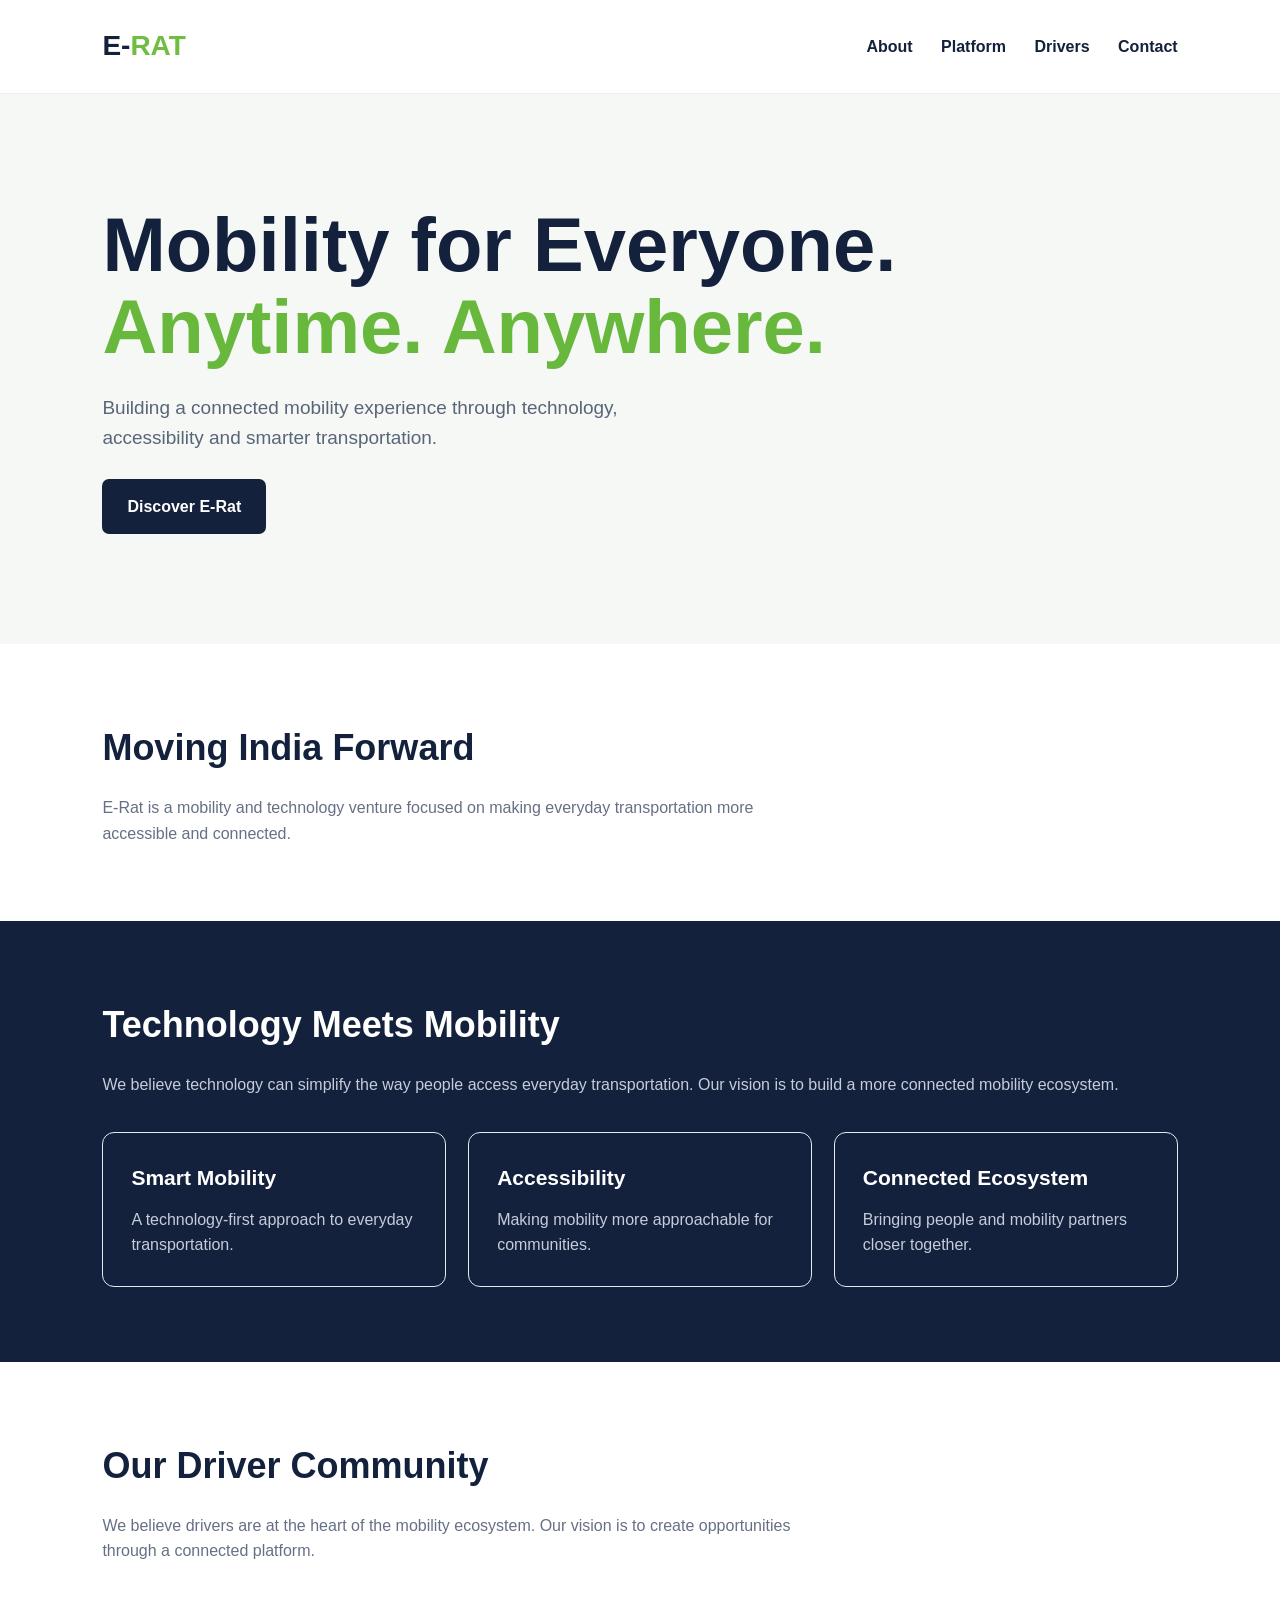
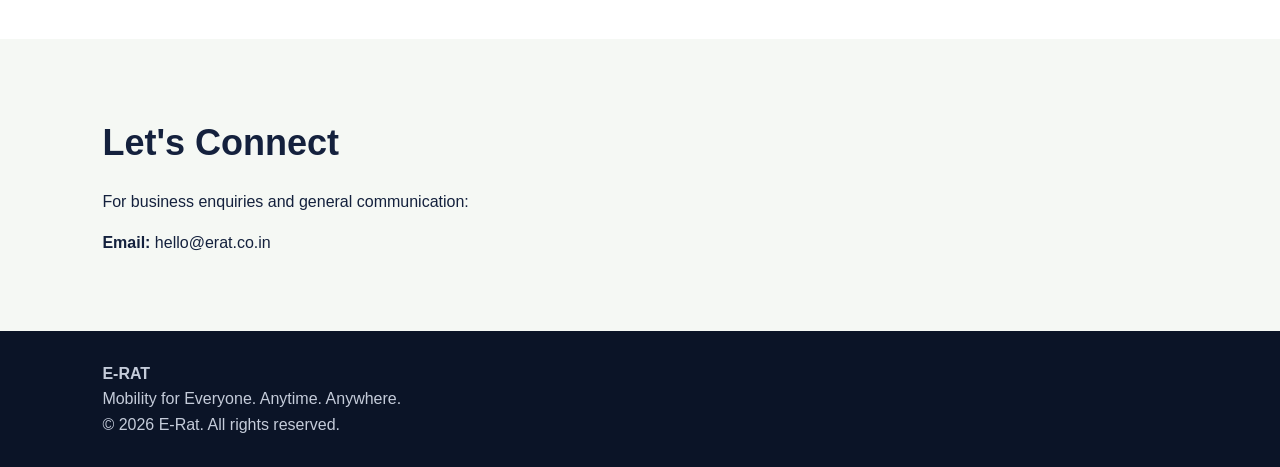
<file: Index.html>
<!DOCTYPE html>
<html lang="en">
<head>
<meta charset="UTF-8">
<meta name="viewport" content="width=device-width, initial-scale=1.0">
<title>E-Rat | Mobility for Everyone</title>
<style>
*{box-sizing:border-box;margin:0;padding:0}
body{font-family:Arial,sans-serif;color:#14213d;background:#fff;line-height:1.6}
header{padding:24px 8%;display:flex;justify-content:space-between;align-items:center;border-bottom:1px solid #eee}
.logo{font-size:28px;font-weight:800;color:#14213d}
.logo span{color:#71bd43}
nav a{margin-left:24px;text-decoration:none;color:#14213d;font-weight:600}
.hero{padding:110px 8%;background:#f5f8f4}
.hero h1{font-size:clamp(40px,7vw,76px);line-height:1.08;max-width:850px}
.hero h1 span{color:#68b83d}
.hero p{font-size:19px;color:#596579;margin:25px 0;max-width:600px}
.btn{display:inline-block;background:#14213d;color:white;padding:15px 25px;border-radius:7px;text-decoration:none;font-weight:bold}
section{padding:75px 8%}
h2{font-size:36px;margin-bottom:18px}
.intro{color:#667085;max-width:700px}
.cards{display:grid;grid-template-columns:repeat(auto-fit,minmax(220px,1fr));gap:22px;margin-top:35px}
.card{padding:28px;border:1px solid #e6e9ed;border-radius:12px}
.card h3{margin-bottom:12px;font-size:21px}
.card p{color:#667085}
.dark{background:#14213d;color:white}
.dark p{color:#c5ccda}
.contact{background:#f5f8f4}
footer{padding:30px 8%;background:#0b1427;color:#c5ccda}
@media(max-width:600px){nav{display:none}.hero{padding:75px 7%}section{padding:55px 7%}}
</style>
</head>
<body>
<header>
<div class="logo">E-<span>RAT</span></div>
<nav>
<a href="#about">About</a>
<a href="#platform">Platform</a>
<a href="#drivers">Drivers</a>
<a href="#contact">Contact</a>
</nav>
</header>

<div class="hero">
<h1>Mobility for Everyone.<br><span>Anytime. Anywhere.</span></h1>
<p>Building a connected mobility experience through technology, accessibility and smarter transportation.</p>
<a class="btn" href="#about">Discover E-Rat</a>
</div>

<section id="about">
<h2>Moving India Forward</h2>
<p class="intro">E-Rat is a mobility and technology venture focused on making everyday transportation more accessible and connected.</p>
</section>

<section id="platform" class="dark">
<h2>Technology Meets Mobility</h2>
<p>We believe technology can simplify the way people access everyday transportation. Our vision is to build a more connected mobility ecosystem.</p>
<div class="cards">
<div class="card"><h3>Smart Mobility</h3><p>A technology-first approach to everyday transportation.</p></div>
<div class="card"><h3>Accessibility</h3><p>Making mobility more approachable for communities.</p></div>
<div class="card"><h3>Connected Ecosystem</h3><p>Bringing people and mobility partners closer together.</p></div>
</div>
</section>

<section id="drivers">
<h2>Our Driver Community</h2>
<p class="intro">We believe drivers are at the heart of the mobility ecosystem. Our vision is to create opportunities through a connected platform.</p>
</section>

<section id="contact" class="contact">
<h2>Let's Connect</h2>
<p>For business enquiries and general communication:</p>
<p style="margin-top:15px"><strong>Email:</strong> hello@erat.co.in</p>
</section>

<footer>
<strong>E-RAT</strong>
<p>Mobility for Everyone. Anytime. Anywhere.</p>
<p>© 2026 E-Rat. All rights reserved.</p>
</footer>
</body>
</html>
</file>
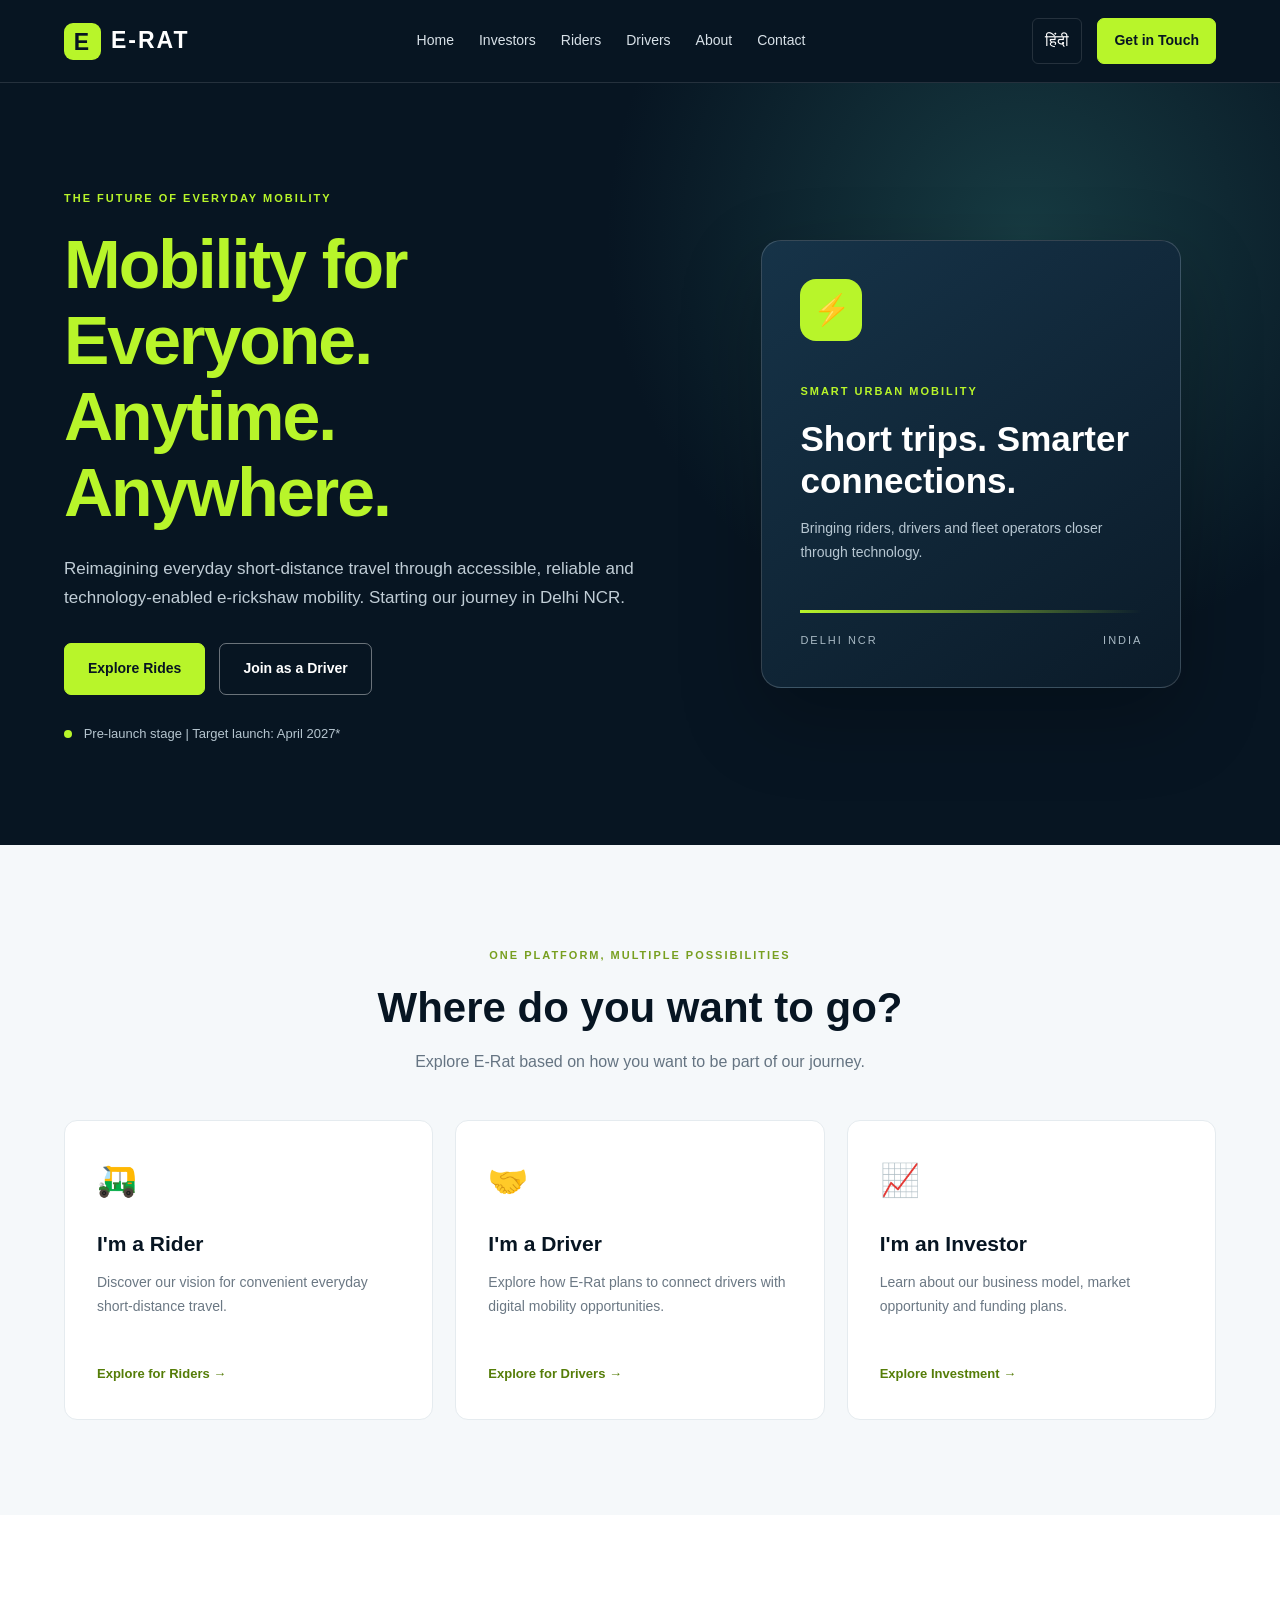
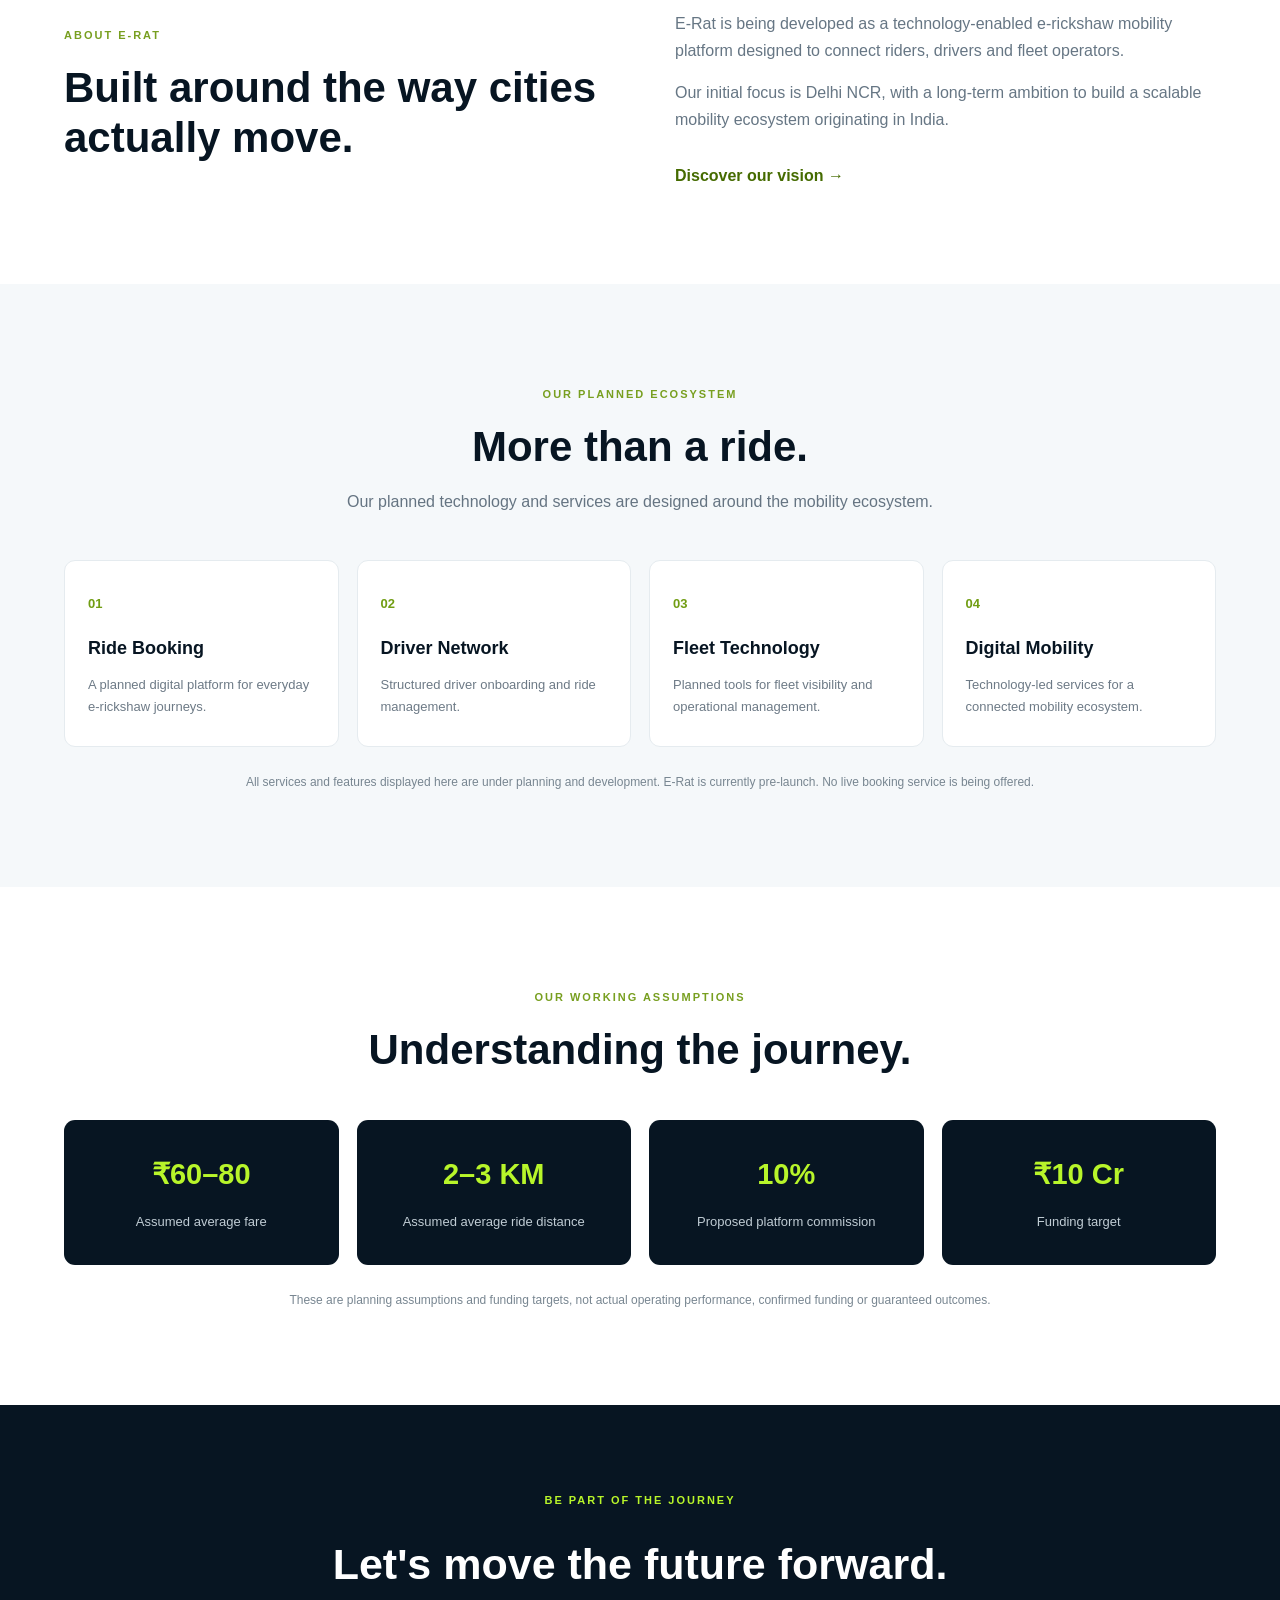
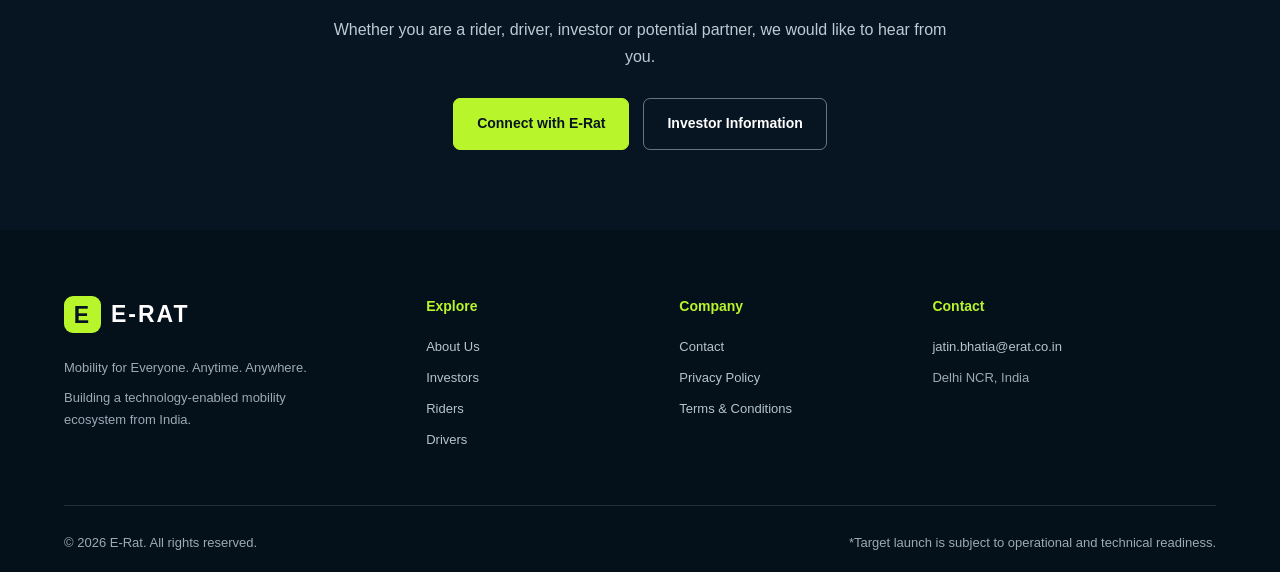
<file: index.html>
<!DOCTYPE html>
<html lang="en">
<head>
  <meta charset="UTF-8">
  <meta name="viewport" content="width=device-width, initial-scale=1.0">
  <title>E-Rat | Mobility for Everyone</title>
  <meta name="description" content="E-Rat is building a technology-enabled e-rickshaw mobility platform for everyday journeys, starting in Delhi NCR.">
  <meta name="theme-color" content="#071522">
  <link rel="stylesheet" href="css/style.css">
  <script src="js/script.js" defer></script>
</head>

<body>

<header class="site-header">
  <div class="container nav-container">
    <a class="brand" href="index.html">
      <span class="brand-mark">E</span>
      <span>E-RAT</span>
    </a>

    <nav class="main-nav">
      <a href="index.html" data-en="Home" data-hi="Home">Home</a>
      <a href="investors.html" data-en="Investors" data-hi="Investors">Investors</a>
      <a href="riders.html" data-en="Riders" data-hi="Riders">Riders</a>
      <a href="drivers.html" data-en="Drivers" data-hi="Drivers">Drivers</a>
      <a href="about.html" data-en="About" data-hi="About">About</a>
      <a href="contact.html" data-en="Contact" data-hi="Contact">Contact</a>
    </nav>

    <div class="nav-actions">
      <button class="language-btn" id="languageToggle" type="button">हिंदी</button>
      <a class="btn btn-small" href="contact.html" data-en="Get in Touch" data-hi="Humse baat karein">Get in Touch</a>
    </div>

    <button class="menu-toggle" id="menuToggle"
      type="button" aria-label="Open navigation" aria-expanded="false">
      ☰
    </button>
  </div>
</header>

<main>

  <section class="hero-section">
    <div class="container hero-grid">

      <div class="hero-content">
        <span class="eyebrow" data-en="THE FUTURE OF EVERYDAY MOBILITY" data-hi="Roz ke safar ka future">
          THE FUTURE OF EVERYDAY MOBILITY
        </span>

        <h1>
          <span data-en="Mobility for Everyone." data-hi="Sabke liye aasaan safar.">Mobility for Everyone.</span>
          <span data-en="Anytime. Anywhere." data-hi="Kabhi bhi. Kahin bhi.">Anytime. Anywhere.</span>
        </h1>

        <p
          data-en="Reimagining everyday short-distance travel through accessible, reliable and technology-enabled e-rickshaw mobility. Starting our journey in Delhi NCR."
          data-hi="Hum e-rickshaw ke through roz ke chhote safar ko aasaan, reliable aur technology-enabled banana chahte hain. Humari shuruaat Delhi NCR se hogi.">
          Reimagining everyday short-distance travel through accessible, reliable and technology-enabled e-rickshaw mobility. Starting our journey in Delhi NCR.
        </p>

        <div class="hero-buttons">
          <a href="riders.html" class="btn" data-en="Explore Rides" data-hi="Rides ke baare mein jaaniye">Explore Rides</a>
          <a href="drivers.html" class="btn btn-outline" data-en="Join as a Driver" data-hi="Driver ke taur par judein">Join as a Driver</a>
        </div>

        <div class="hero-status">
          <span class="status-dot"></span>
          <span data-en="Pre-launch stage | Target launch: April 2027*" data-hi="Pre-launch stage | Launch ka target: April 2027*">
            Pre-launch stage | Target launch: April 2027*
          </span>
        </div>
      </div>

      <div class="hero-visual">
        <div class="visual-card">
          <div class="visual-icon">⚡</div>
          <span class="visual-label" data-en="SMART URBAN MOBILITY" data-hi="SMART URBAN MOBILITY">SMART URBAN MOBILITY</span>
          <h2 data-en="Short trips. Smarter connections." data-hi="Chhota safar. Behtar connections.">
            Short trips.<br>Smarter connections.
          </h2>
          <p data-en="Bringing riders, drivers and fleet operators closer through technology."
             data-hi="Technology ke through riders, drivers aur fleet operators ko ek saath laana.">
            Bringing riders, drivers and fleet operators closer through technology.
          </p>
          <div class="visual-line"></div>
          <div class="visual-bottom">
            <span>DELHI NCR</span>
            <span>INDIA</span>
          </div>
        </div>
      </div>

    </div>
  </section>

  <section class="audience-section">
    <div class="container">
      <div class="section-heading">
        <span class="eyebrow" data-en="ONE PLATFORM, MULTIPLE POSSIBILITIES" data-hi="Ek platform, kai possibilities">ONE PLATFORM, MULTIPLE POSSIBILITIES</span>
        <h2 data-en="Where do you want to go?" data-hi="Aap humare saath kaise judna chahte hain?">Where do you want to go?</h2>
        <p data-en="Explore E-Rat based on how you want to be part of our journey."
           data-hi="Jaaniye ki aap E-Rat ke safar ka hissa kaise ban sakte hain.">
          Explore E-Rat based on how you want to be part of our journey.
        </p>
      </div>

      <div class="audience-grid">

        <a href="riders.html" class="audience-card">
          <span class="card-icon">🛺</span>
          <h3 data-en="I'm a Rider" data-hi="Main Rider hoon">I'm a Rider</h3>
          <p data-en="Discover our vision for convenient everyday short-distance travel."
             data-hi="Roz ke chhote safar ko aasaan banane ka humara vision jaaniye.">
            Discover our vision for convenient everyday short-distance travel.
          </p>
          <span class="card-link" data-en="Explore for Riders →" data-hi="Riders ke liye →">Explore for Riders →</span>
        </a>

        <a href="drivers.html" class="audience-card">
          <span class="card-icon">🤝</span>
          <h3 data-en="I'm a Driver" data-hi="Main Driver hoon">I'm a Driver</h3>
          <p data-en="Explore how E-Rat plans to connect drivers with digital mobility opportunities."
             data-hi="Jaaniye E-Rat drivers ko digital mobility opportunities se kaise jodega.">
            Explore how E-Rat plans to connect drivers with digital mobility opportunities.
          </p>
          <span class="card-link" data-en="Explore for Drivers →" data-hi="Drivers ke liye →">Explore for Drivers →</span>
        </a>

        <a href="investors.html" class="audience-card">
          <span class="card-icon">📈</span>
          <h3 data-en="I'm an Investor" data-hi="Main Investor hoon">I'm an Investor</h3>
          <p data-en="Learn about our business model, market opportunity and funding plans."
             data-hi="Humara business model, market opportunity aur funding plans jaaniye.">
            Learn about our business model, market opportunity and funding plans.
          </p>
          <span class="card-link" data-en="Explore Investment →" data-hi="Investment ke baare mein →">Explore Investment →</span>
        </a>

      </div>
    </div>
  </section>

  <section class="intro-section">
    <div class="container intro-grid">
      <div>
        <span class="eyebrow" data-en="ABOUT E-RAT" data-hi="E-RAT ke baare mein">ABOUT E-RAT</span>
        <h2 data-en="Built around the way cities actually move."
            data-hi="Shehron ke safar ko dhyan mein rakhkar banaya gaya.">
          Built around the way cities actually move.
        </h2>
      </div>

      <div>
        <p data-en="E-Rat is being developed as a technology-enabled e-rickshaw mobility platform designed to connect riders, drivers and fleet operators."
           data-hi="E-Rat ek technology-enabled e-rickshaw mobility platform hai, jiska goal riders, drivers aur fleet operators ko connect karna hai.">
          E-Rat is being developed as a technology-enabled e-rickshaw mobility platform designed to connect riders, drivers and fleet operators.
        </p>
        <p data-en="Our initial focus is Delhi NCR, with a long-term ambition to build a scalable mobility ecosystem originating in India."
           data-hi="Humari shuruaat Delhi NCR se hogi. Aage chal kar hum India se ek scalable mobility ecosystem banana chahte hain.">
          Our initial focus is Delhi NCR, with a long-term ambition to build a scalable mobility ecosystem originating in India.
        </p>
        <a href="about.html" class="text-link" data-en="Discover our vision →" data-hi="Humara vision jaaniye →">Discover our vision →</a>
      </div>
    </div>
  </section>

  <section class="features-section">
    <div class="container">
      <div class="section-heading">
        <span class="eyebrow" data-en="OUR PLANNED ECOSYSTEM" data-hi="Humara planned ecosystem">OUR PLANNED ECOSYSTEM</span>
        <h2 data-en="More than a ride." data-hi="Sirf ek ride se badhkar.">More than a ride.</h2>
        <p data-en="Our planned technology and services are designed around the mobility ecosystem."
           data-hi="Humari planned technology aur services poore mobility ecosystem ko dhyan mein rakhkar banayi ja rahi hain.">
          Our planned technology and services are designed around the mobility ecosystem.
        </p>
      </div>

      <div class="features-grid">
        <div class="feature-card">
          <span>01</span>
          <h3 data-en="Ride Booking" data-hi="Ride Booking">Ride Booking</h3>
          <p data-en="A planned digital platform for everyday e-rickshaw journeys."
             data-hi="Roz ke e-rickshaw safar ke liye ek planned digital platform.">
            A planned digital platform for everyday e-rickshaw journeys.
          </p>
        </div>

        <div class="feature-card">
          <span>02</span>
          <h3 data-en="Driver Network" data-hi="Driver Network">Driver Network</h3>
          <p data-en="Structured driver onboarding and ride management."
             data-hi="Drivers ko platform se jodne aur rides manage karne ka system.">
            Structured driver onboarding and ride management.
          </p>
        </div>

        <div class="feature-card">
          <span>03</span>
          <h3 data-en="Fleet Technology" data-hi="Fleet Technology">Fleet Technology</h3>
          <p data-en="Planned tools for fleet visibility and operational management."
             data-hi="Fleet ko track aur operations manage karne ke planned tools.">
            Planned tools for fleet visibility and operational management.
          </p>
        </div>

        <div class="feature-card">
          <span>04</span>
          <h3 data-en="Digital Mobility" data-hi="Digital Mobility">Digital Mobility</h3>
          <p data-en="Technology-led services for a connected mobility ecosystem."
             data-hi="Ek connected mobility ecosystem ke liye technology-based services.">
            Technology-led services for a connected mobility ecosystem.
          </p>
        </div>
      </div>

      <p class="disclaimer"
         data-en="All services and features displayed here are under planning and development. E-Rat is currently pre-launch. No live booking service is being offered."
         data-hi="Yahan dikhayi gayi sabhi services aur features abhi planning aur development stage mein hain. E-Rat filhaal pre-launch stage mein hai. Abhi live booking service available nahi hai.">
        All services and features displayed here are under planning and development.
        E-Rat is currently pre-launch. No live booking service is being offered.
      </p>
    </div>
  </section>

  <section class="numbers-section">
    <div class="container">
      <div class="section-heading">
        <span class="eyebrow" data-en="OUR WORKING ASSUMPTIONS" data-hi="Humare planning estimates">OUR WORKING ASSUMPTIONS</span>
        <h2 data-en="Understanding the journey." data-hi="Humari planning ko samajhiye.">Understanding the journey.</h2>
      </div>

      <div class="numbers-grid">
        <div class="number-card">
          <strong>₹60–80</strong>
          <span data-en="Assumed average fare" data-hi="Estimated average fare">Assumed average fare</span>
        </div>

        <div class="number-card">
          <strong>2–3 KM</strong>
          <span data-en="Assumed average ride distance" data-hi="Estimated ride distance">Assumed average ride distance</span>
        </div>

        <div class="number-card">
          <strong>10%</strong>
          <span data-en="Proposed platform commission" data-hi="Proposed platform commission">Proposed platform commission</span>
        </div>

        <div class="number-card">
          <strong>₹10 Cr</strong>
          <span data-en="Funding target" data-hi="Funding target">Funding target</span>
        </div>
      </div>

      <p class="disclaimer"
         data-en="These are planning assumptions and funding targets, not actual operating performance, confirmed funding or guaranteed outcomes."
         data-hi="Ye sirf planning estimates aur funding targets hain. Ye actual business performance, confirmed funding ya guaranteed results nahi hain.">
        These are planning assumptions and funding targets, not actual
        operating performance, confirmed funding or guaranteed outcomes.
      </p>
    </div>
  </section>

  <section class="cta-section">
    <div class="container cta-box">
      <span class="eyebrow" data-en="BE PART OF THE JOURNEY" data-hi="Humare safar ka hissa baniye">BE PART OF THE JOURNEY</span>
      <h2 data-en="Let's move the future forward." data-hi="Aaiye, future ki mobility ko aage badhayein.">Let's move the future forward.</h2>
      <p data-en="Whether you are a rider, driver, investor or potential partner, we would like to hear from you."
         data-hi="Aap Rider, Driver, Investor ya potential partner hain, hum aapse judna chahenge.">
        Whether you are a rider, driver, investor or potential partner,
        we would like to hear from you.
      </p>

      <div class="hero-buttons">
        <a href="contact.html" class="btn" data-en="Connect with E-Rat" data-hi="E-Rat se judein">Connect with E-Rat</a>
        <a href="investors.html" class="btn btn-outline" data-en="Investor Information" data-hi="Investor Information">Investor Information</a>
      </div>
    </div>
  </section>

</main>

<footer class="site-footer">
  <div class="container footer-grid">
    <div>
      <a class="brand footer-brand" href="index.html">
        <span class="brand-mark">E</span>
        <span>E-RAT</span>
      </a>
      <p data-en="Mobility for Everyone. Anytime. Anywhere."
         data-hi="Sabke liye aasaan safar. Kabhi bhi. Kahin bhi.">
        Mobility for Everyone. Anytime. Anywhere.
      </p>
      <p class="footer-small"
         data-en="Building a technology-enabled mobility ecosystem from India."
         data-hi="India se ek technology-enabled mobility ecosystem bana rahe hain.">
        Building a technology-enabled mobility ecosystem from India.
      </p>
    </div>

    <div>
      <h3 data-en="Explore" data-hi="Explore">Explore</h3>
      <a href="about.html" data-en="About Us" data-hi="Humare baare mein">About Us</a>
      <a href="investors.html" data-en="Investors" data-hi="Investors">Investors</a>
      <a href="riders.html" data-en="Riders" data-hi="Riders">Riders</a>
      <a href="drivers.html" data-en="Drivers" data-hi="Drivers">Drivers</a>
    </div>

    <div>
      <h3 data-en="Company" data-hi="Company">Company</h3>
      <a href="contact.html" data-en="Contact" data-hi="Contact">Contact</a>
      <a href="privacy.html" data-en="Privacy Policy" data-hi="Privacy Policy">Privacy Policy</a>
      <a href="terms.html" data-en="Terms & Conditions" data-hi="Terms & Conditions">Terms & Conditions</a>
    </div>

    <div>
      <h3 data-en="Contact" data-hi="Contact">Contact</h3>
      <a href="mailto:jatin.bhatia@erat.co.in">jatin.bhatia@erat.co.in</a>
      <p>Delhi NCR, India</p>
    </div>
  </div>

  <div class="container footer-bottom">
    <p data-en="© 2026 E-Rat. All rights reserved." data-hi="© 2026 E-Rat. Sabhi rights reserved.">© 2026 E-Rat. All rights reserved.</p>
    <p data-en="*Target launch is subject to operational and technical readiness."
       data-hi="*Launch ka target operational aur technical readiness par depend karta hai.">
      *Target launch is subject to operational and technical readiness.
    </p>
  </div>
</footer>

</body>
</html>
</file>
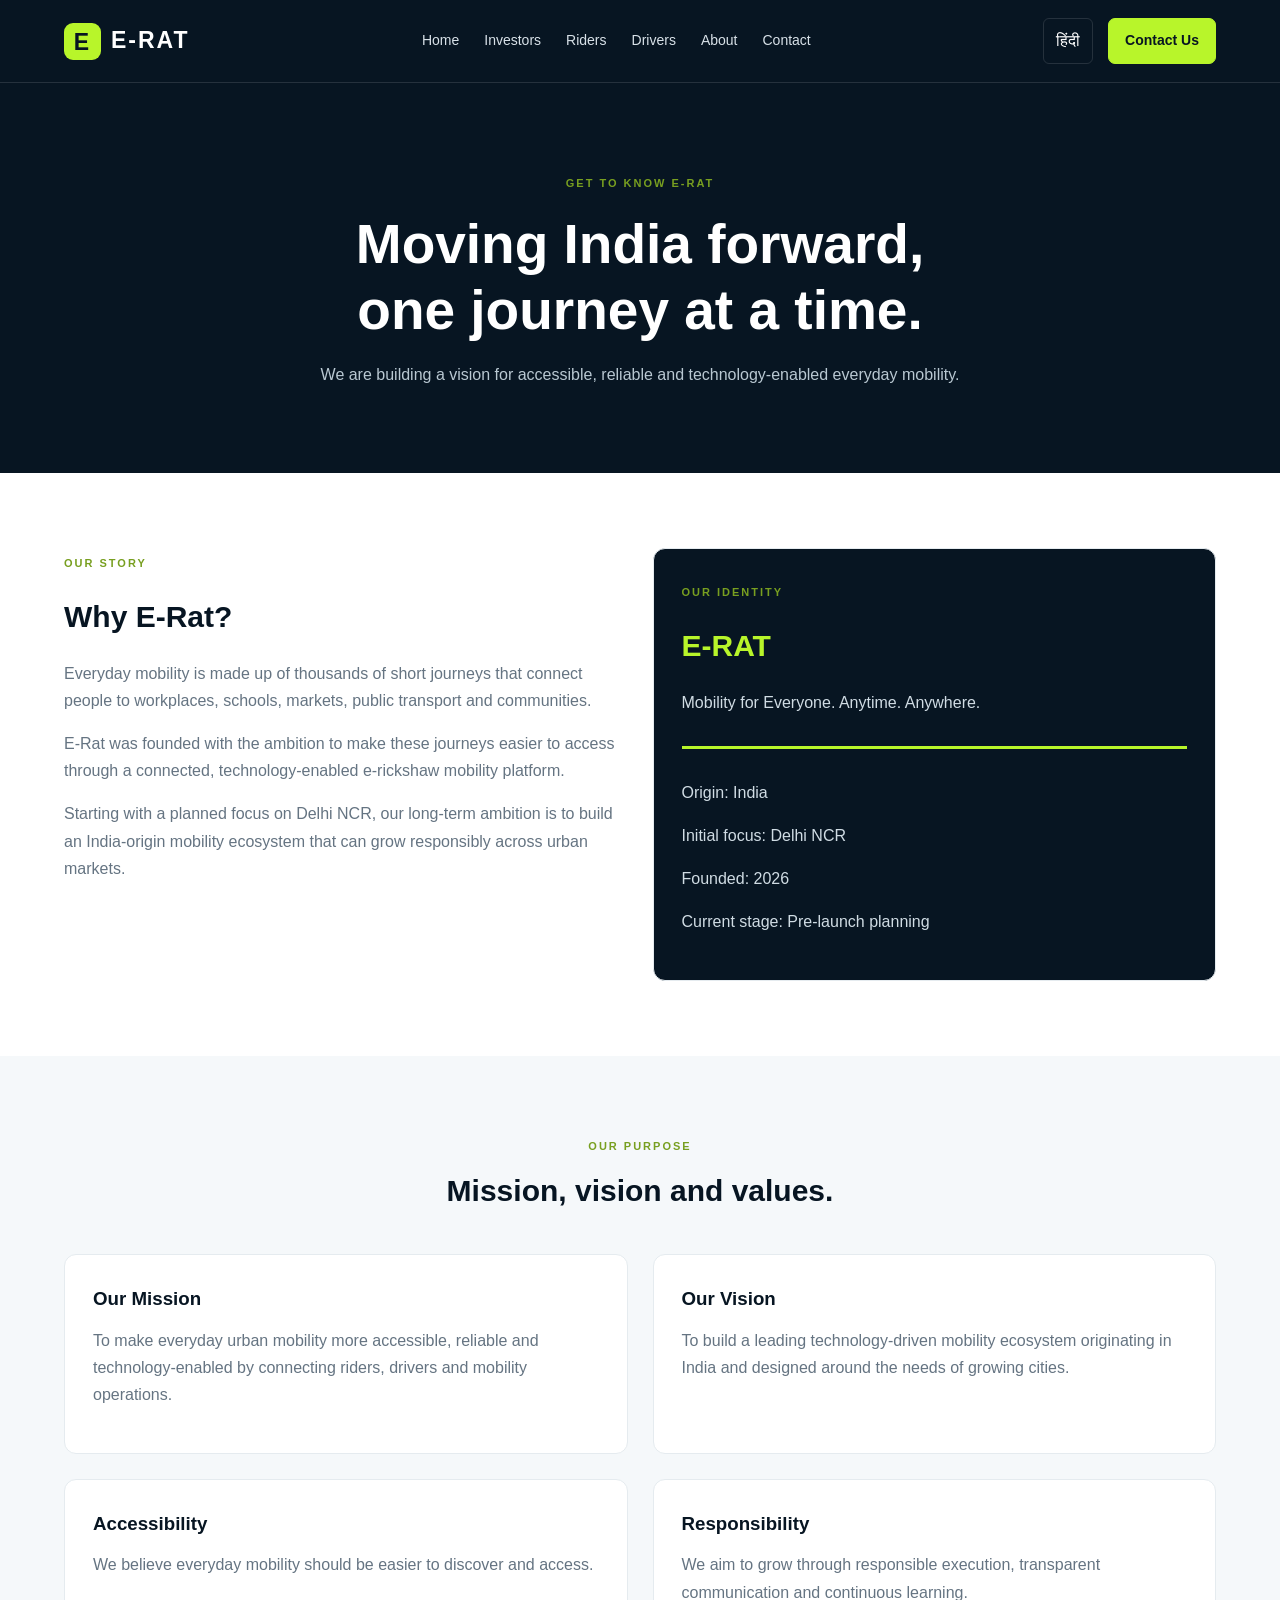
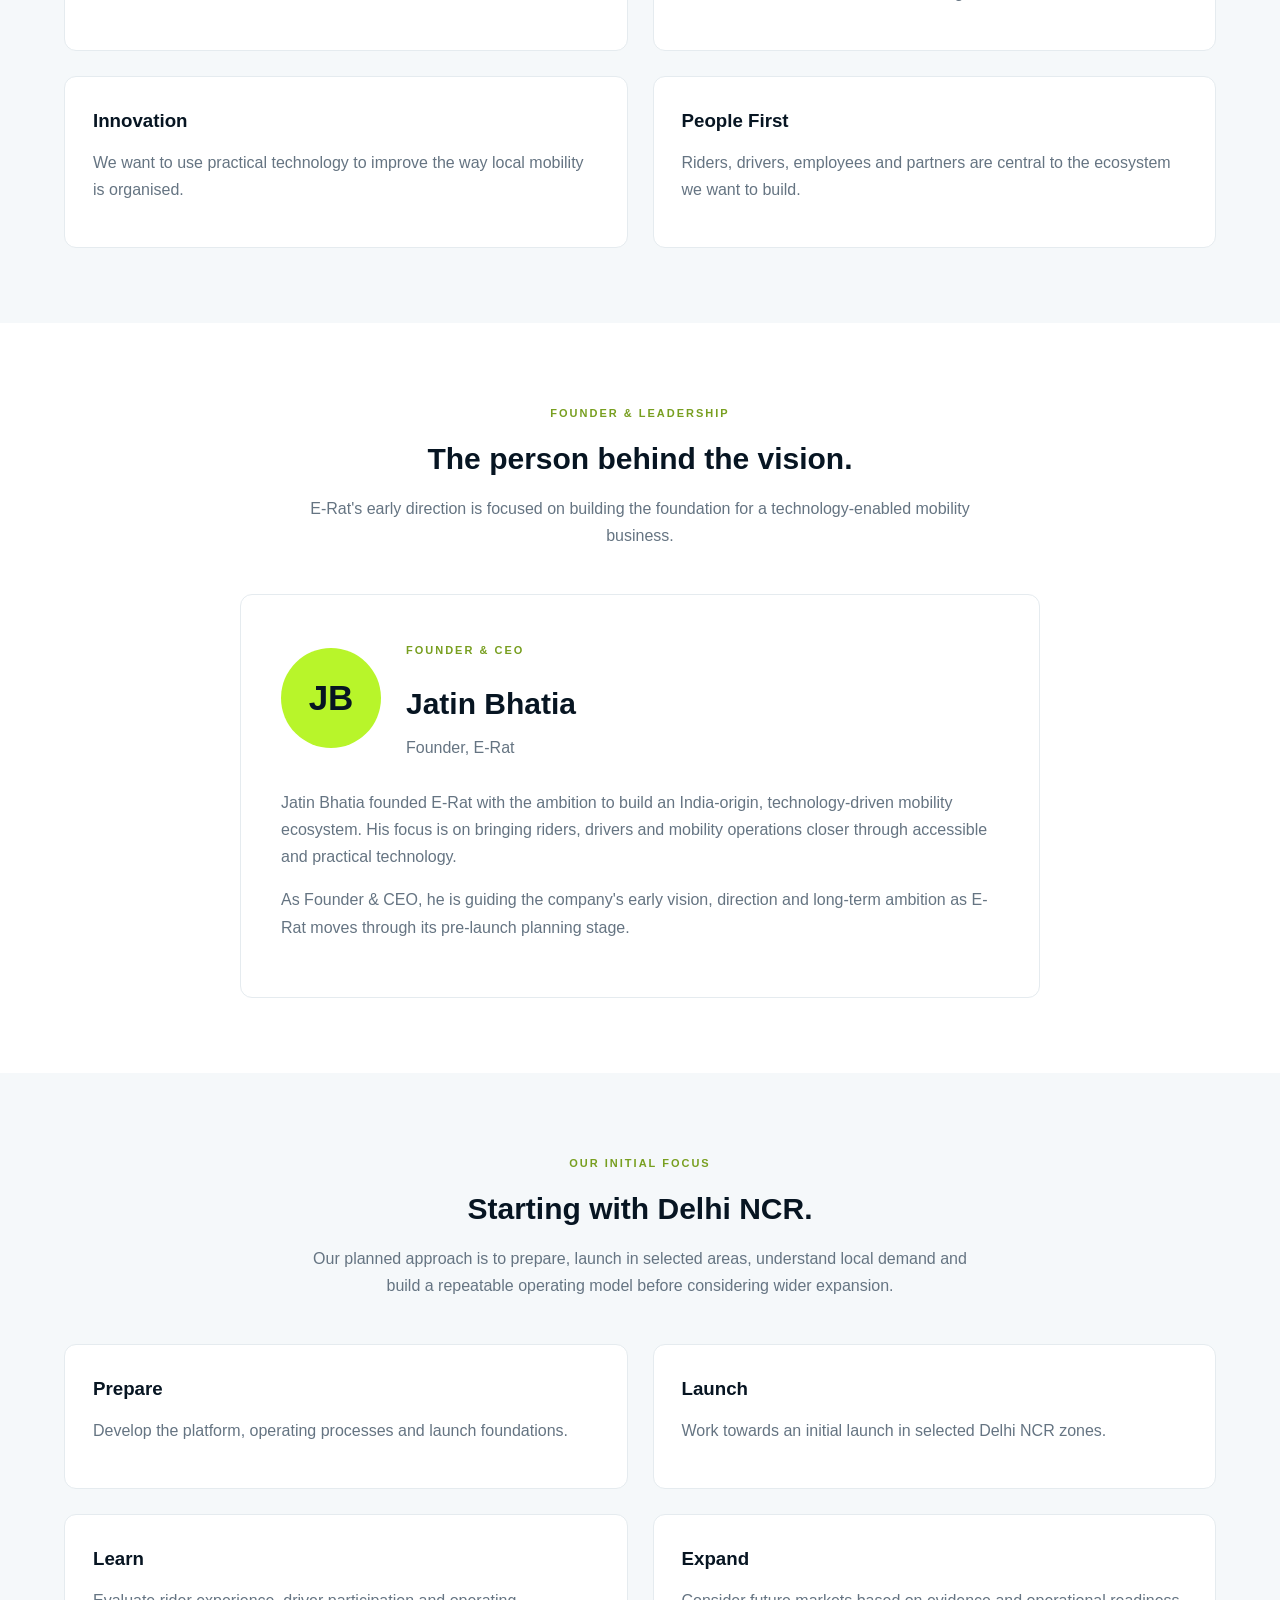
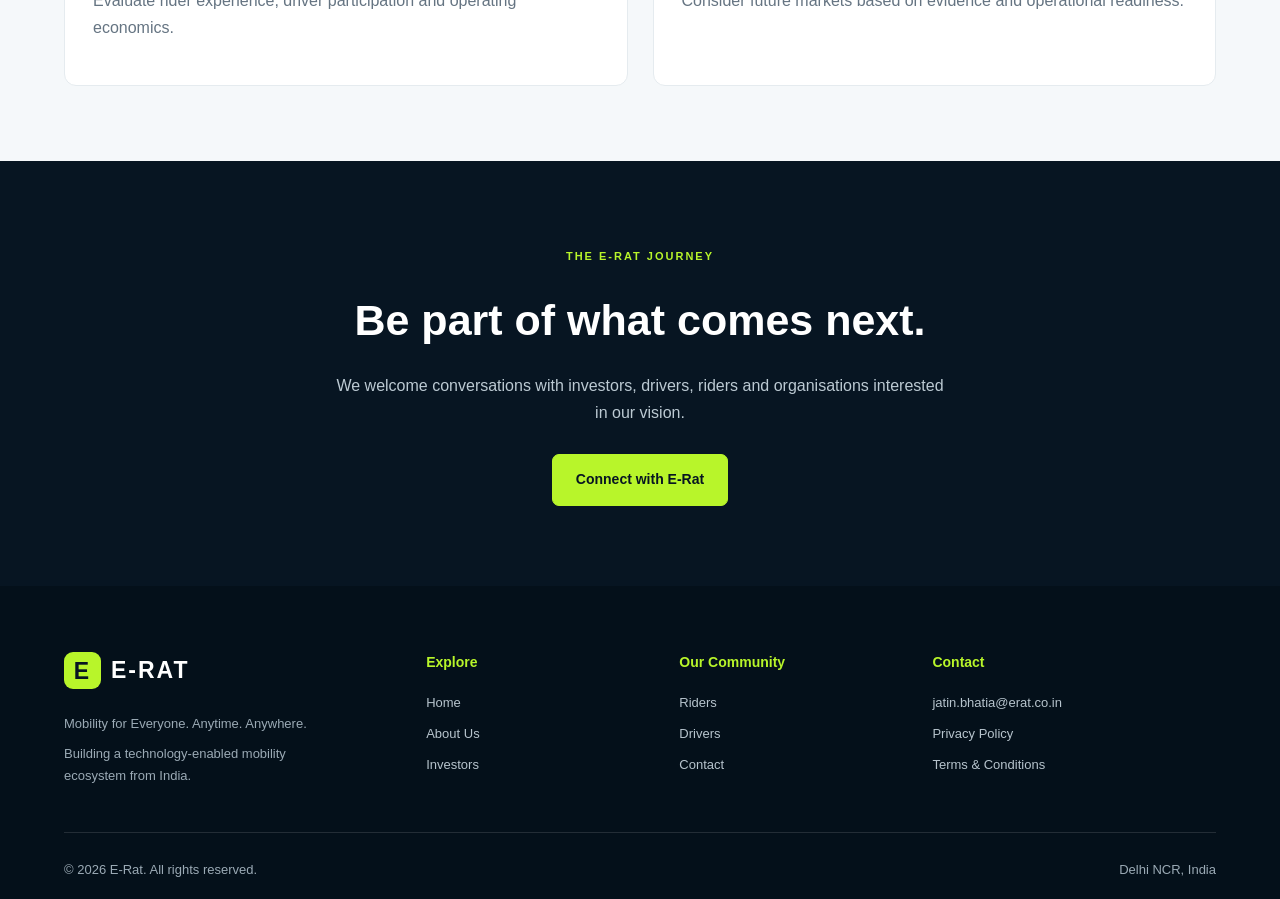
<file: about.html>
<!DOCTYPE html>
<html lang="en">
<head>
  <meta charset="UTF-8">
  <meta name="viewport" content="width=device-width, initial-scale=1.0">
  <title>About E-Rat | Our Vision & Founder</title>
  <meta name="description" content="Discover E-Rat's mission, vision, values and founding story.">
  <link rel="stylesheet" href="css/style.css">
  <script src="js/script.js" defer></script>
</head>
<body>

<header class="site-header">
  <div class="container nav-container">
    <a class="brand" href="index.html">
      <span class="brand-mark">E</span><span>E-RAT</span>
    </a>
    <nav class="main-nav">
      <a href="index.html">Home</a>
      <a href="investors.html">Investors</a>
      <a href="riders.html">Riders</a>
      <a href="drivers.html">Drivers</a>
      <a href="about.html">About</a>
      <a href="contact.html">Contact</a>
    </nav>
    <div class="nav-actions">
      <button class="language-btn" id="languageToggle" type="button">हिंदी</button>
      <a class="btn btn-small" href="contact.html">Contact Us</a>
    </div>
    <button class="menu-toggle" id="menuToggle" type="button"
      aria-label="Open navigation" aria-expanded="false">☰</button>
  </div>
</header>

<main>

<section class="page-hero">
  <div class="container">
    <span class="eyebrow">GET TO KNOW E-RAT</span>
    <h1>Moving India forward,<br>one journey at a time.</h1>
    <p>
      We are building a vision for accessible, reliable and
      technology-enabled everyday mobility.
    </p>
  </div>
</section>

<section class="content-section">
  <div class="container content-grid">
    <div>
      <span class="eyebrow">OUR STORY</span>
      <h2>Why E-Rat?</h2>
      <p>
        Everyday mobility is made up of thousands of short journeys
        that connect people to workplaces, schools, markets,
        public transport and communities.
      </p>
      <p>
        E-Rat was founded with the ambition to make these journeys
        easier to access through a connected, technology-enabled
        e-rickshaw mobility platform.
      </p>
      <p>
        Starting with a planned focus on Delhi NCR, our long-term
        ambition is to build an India-origin mobility ecosystem
        that can grow responsibly across urban markets.
      </p>
    </div>

    <div class="content-card" style="background:#071522; color:white;">
      <span class="eyebrow">OUR IDENTITY</span>
      <h2 style="color:#B8F52A;">E-RAT</h2>
      <p style="color:#D0DCE4;">
        Mobility for Everyone. Anytime. Anywhere.
      </p>
      <div style="height:3px; background:#B8F52A; margin:30px 0;"></div>
      <p style="color:#D0DCE4;">Origin: India</p>
      <p style="color:#D0DCE4;">Initial focus: Delhi NCR</p>
      <p style="color:#D0DCE4;">Founded: 2026</p>
      <p style="color:#D0DCE4;">Current stage: Pre-launch planning</p>
    </div>
  </div>
</section>

<section class="content-section" style="background:#F5F8FA;">
  <div class="container">
    <div class="section-heading">
      <span class="eyebrow">OUR PURPOSE</span>
      <h2>Mission, vision and values.</h2>
    </div>

    <div class="content-grid">
      <div class="content-card">
        <h3>Our Mission</h3>
        <p>
          To make everyday urban mobility more accessible,
          reliable and technology-enabled by connecting
          riders, drivers and mobility operations.
        </p>
      </div>

      <div class="content-card">
        <h3>Our Vision</h3>
        <p>
          To build a leading technology-driven mobility
          ecosystem originating in India and designed
          around the needs of growing cities.
        </p>
      </div>

      <div class="content-card">
        <h3>Accessibility</h3>
        <p>
          We believe everyday mobility should be easier
          to discover and access.
        </p>
      </div>

      <div class="content-card">
        <h3>Responsibility</h3>
        <p>
          We aim to grow through responsible execution,
          transparent communication and continuous learning.
        </p>
      </div>

      <div class="content-card">
        <h3>Innovation</h3>
        <p>
          We want to use practical technology to improve
          the way local mobility is organised.
        </p>
      </div>

      <div class="content-card">
        <h3>People First</h3>
        <p>
          Riders, drivers, employees and partners are
          central to the ecosystem we want to build.
        </p>
      </div>
    </div>
  </div>
</section>

<section class="content-section">
  <div class="container">
    <div class="section-heading">
      <span class="eyebrow">FOUNDER & LEADERSHIP</span>
      <h2>The person behind the vision.</h2>
      <p>
        E-Rat's early direction is focused on building
        the foundation for a technology-enabled mobility business.
      </p>
    </div>

    <div class="content-card" style="max-width:800px; margin:auto; padding:40px;">
      <div style="display:flex; align-items:center; gap:25px; flex-wrap:wrap;">
        <div style="width:100px; height:100px; flex-shrink:0;
          border-radius:50%; background:#B8F52A; color:#071522;
          display:grid; place-items:center; font-size:35px; font-weight:900;">
          JB
        </div>
        <div>
          <span class="eyebrow">FOUNDER & CEO</span>
          <h2 style="margin:0;">Jatin Bhatia</h2>
          <p style="margin:5px 0 0;">Founder, E-Rat</p>
        </div>
      </div>

      <p style="margin-top:28px;">
        Jatin Bhatia founded E-Rat with the ambition to build
        an India-origin, technology-driven mobility ecosystem.
        His focus is on bringing riders, drivers and mobility
        operations closer through accessible and practical technology.
      </p>

      <p>
        As Founder & CEO, he is guiding the company's early
        vision, direction and long-term ambition as E-Rat
        moves through its pre-launch planning stage.
      </p>
    </div>
  </div>
</section>

<section class="content-section" style="background:#F5F8FA;">
  <div class="container">
    <div class="section-heading">
      <span class="eyebrow">OUR INITIAL FOCUS</span>
      <h2>Starting with Delhi NCR.</h2>
      <p>
        Our planned approach is to prepare, launch in selected
        areas, understand local demand and build a repeatable
        operating model before considering wider expansion.
      </p>
    </div>

    <div class="content-grid">
      <div class="content-card">
        <h3>Prepare</h3>
        <p>Develop the platform, operating processes and launch foundations.</p>
      </div>
      <div class="content-card">
        <h3>Launch</h3>
        <p>Work towards an initial launch in selected Delhi NCR zones.</p>
      </div>
      <div class="content-card">
        <h3>Learn</h3>
        <p>Evaluate rider experience, driver participation and operating economics.</p>
      </div>
      <div class="content-card">
        <h3>Expand</h3>
        <p>Consider future markets based on evidence and operational readiness.</p>
      </div>
    </div>
  </div>
</section>

<section class="cta-section">
  <div class="container cta-box">
    <span class="eyebrow">THE E-RAT JOURNEY</span>
    <h2>Be part of what comes next.</h2>
    <p>
      We welcome conversations with investors, drivers,
      riders and organisations interested in our vision.
    </p>
    <a href="contact.html" class="btn">Connect with E-Rat</a>
  </div>
</section>

</main>

<footer class="site-footer">
  <div class="container footer-grid">
    <div>
      <a class="brand footer-brand" href="index.html">
        <span class="brand-mark">E</span><span>E-RAT</span>
      </a>
      <p>Mobility for Everyone. Anytime. Anywhere.</p>
      <p class="footer-small">Building a technology-enabled mobility ecosystem from India.</p>
    </div>
    <div>
      <h3>Explore</h3>
      <a href="index.html">Home</a>
      <a href="about.html">About Us</a>
      <a href="investors.html">Investors</a>
    </div>
    <div>
      <h3>Our Community</h3>
      <a href="riders.html">Riders</a>
      <a href="drivers.html">Drivers</a>
      <a href="contact.html">Contact</a>
    </div>
    <div>
      <h3>Contact</h3>
      <a href="mailto:jatin.bhatia@erat.co.in">jatin.bhatia@erat.co.in</a>
      <a href="privacy.html">Privacy Policy</a>
      <a href="terms.html">Terms & Conditions</a>
    </div>
  </div>
  <div class="container footer-bottom">
    <p>© 2026 E-Rat. All rights reserved.</p>
    <p>Delhi NCR, India</p>
  </div>
</footer>

</body>
</html>
</file>
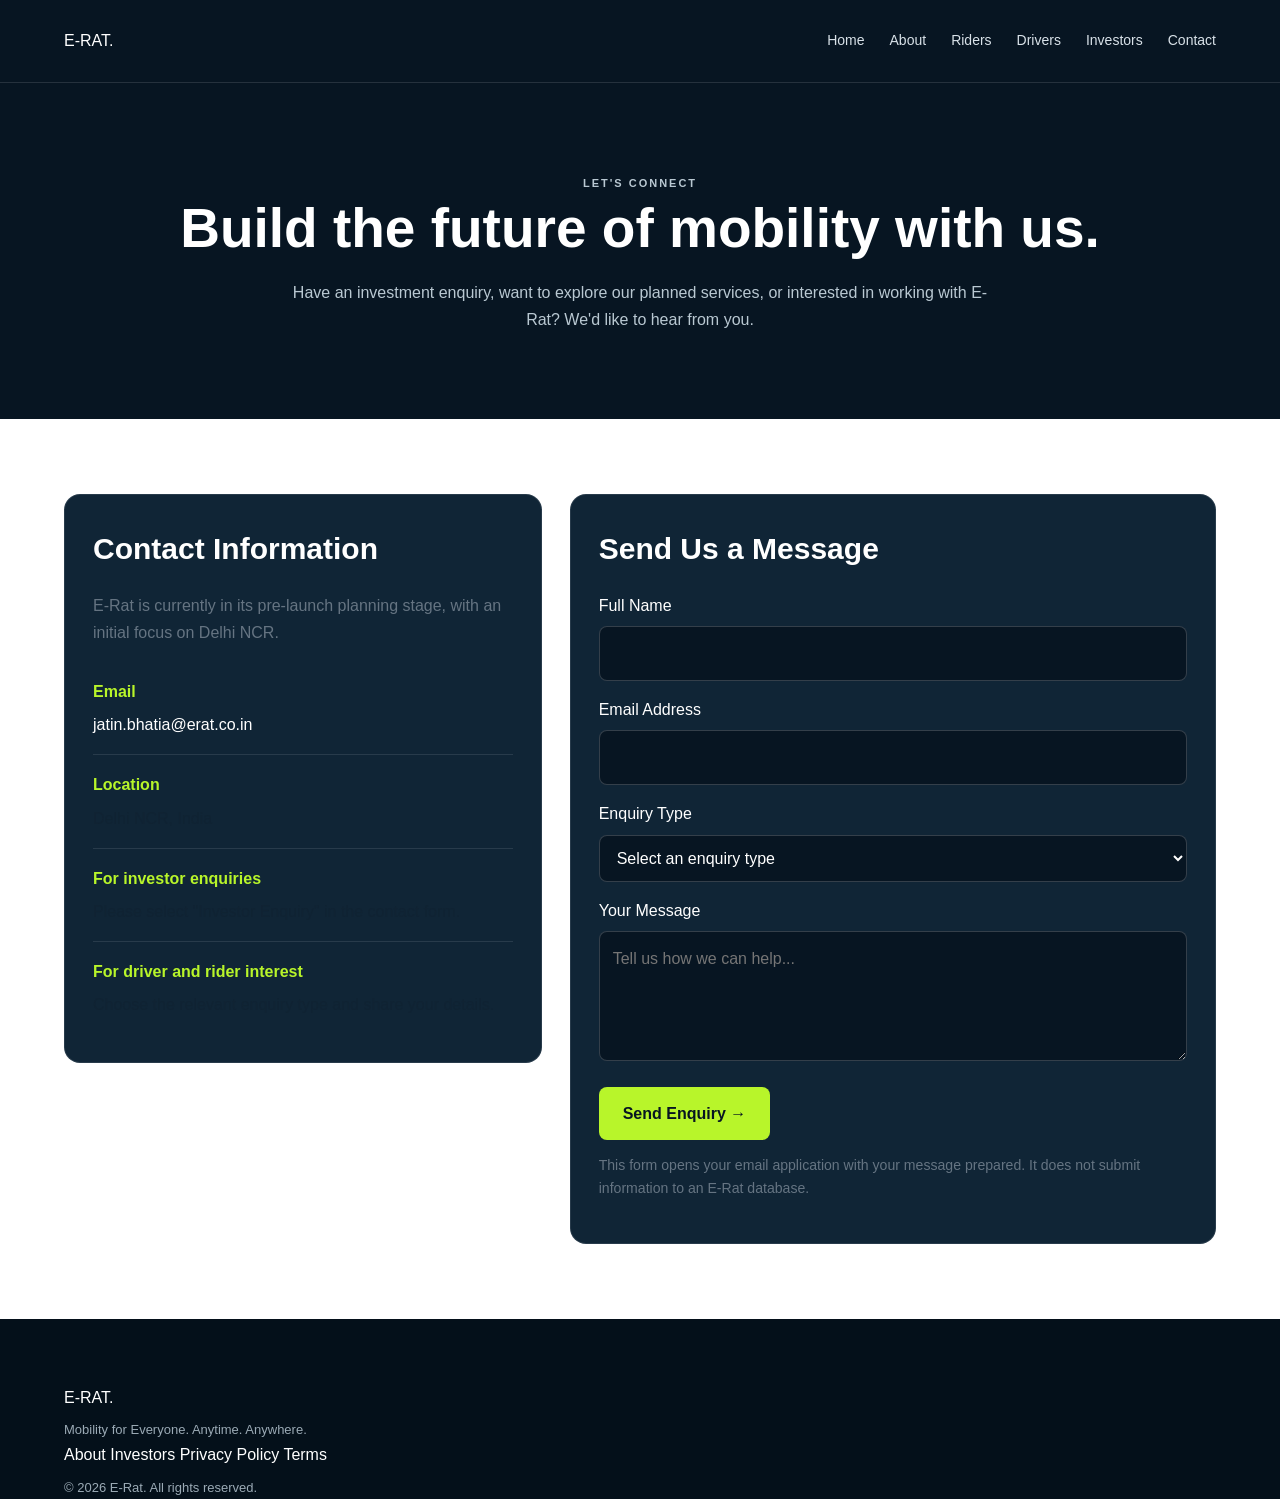
<file: contact.html>
<!DOCTYPE html>
<html lang="en">
<head>
  <meta charset="UTF-8">
  <meta name="viewport" content="width=device-width, initial-scale=1.0">
  <meta name="description" content="Contact E-Rat for investor enquiries, rider and driver interest, and business partnerships.">
  <title>Contact Us | E-Rat</title>
  <link rel="stylesheet" href="css/style.css">
  <style>
    .contact-layout {
      display: grid;
      grid-template-columns: 0.85fr 1.15fr;
      gap: 28px;
      align-items: start;
    }
    .contact-panel, .contact-form {
      background: #102536;
      border: 1px solid rgba(255,255,255,.10);
      border-radius: 16px;
      padding: 28px;
    }
    .contact-panel h2, .contact-form h2 {
      color: #fff;
      margin-top: 0;
    }
    .contact-detail {
      padding: 16px 0;
      border-bottom: 1px solid rgba(255,255,255,.10);
    }
    .contact-detail:last-child { border-bottom: 0; }
    .contact-detail strong {
      display: block;
      color: #B8F52A;
      margin-bottom: 6px;
    }
    .contact-detail a { color: #fff; }
    .contact-form label {
      display: block;
      color: #fff;
      margin: 15px 0 7px;
    }
    .contact-form input,
    .contact-form select,
    .contact-form textarea {
      width: 100%;
      padding: 13px;
      border-radius: 8px;
      border: 1px solid rgba(255,255,255,.18);
      background: #071522;
      color: #fff;
      font: inherit;
      box-sizing: border-box;
    }
    .contact-form textarea { min-height: 130px; resize: vertical; }
    .contact-form button {
      margin-top: 18px;
      padding: 13px 24px;
      border: 0;
      border-radius: 8px;
      background: #B8F52A;
      color: #071522;
      font-weight: 700;
      cursor: pointer;
    }
    .form-note {
      color: #b8c5ce;
      font-size: .88rem;
      line-height: 1.6;
      margin-top: 14px;
    }
    @media (max-width: 760px) {
      .contact-layout { grid-template-columns: 1fr; }
    }
  </style>
</head>

<body>

<header class="site-header">
  <div class="container nav-container">
    <a href="index.html" class="logo">E-RAT<span>.</span></a>

    <button class="menu-toggle" aria-label="Toggle navigation">☰</button>

    <nav class="main-nav">
      <a href="index.html">Home</a>
      <a href="about.html">About</a>
      <a href="riders.html">Riders</a>
      <a href="drivers.html">Drivers</a>
      <a href="investors.html">Investors</a>
      <a href="contact.html" class="active">Contact</a>
    </nav>
  </div>
</header>

<main>
  <section class="page-hero">
    <div class="container">
      <p class="eyebrow">LET'S CONNECT</p>
      <h1>Build the future of mobility with us.</h1>
      <p>
        Have an investment enquiry, want to explore our planned services,
        or interested in working with E-Rat? We'd like to hear from you.
      </p>
    </div>
  </section>

  <section class="content-section">
    <div class="container contact-layout">

      <div class="contact-panel">
        <h2>Contact Information</h2>
        <p>
          E-Rat is currently in its pre-launch planning stage,
          with an initial focus on Delhi NCR.
        </p>

        <div class="contact-detail">
          <strong>Email</strong>
          <a href="mailto:jatin.bhatia@erat.co.in">
            jatin.bhatia@erat.co.in
          </a>
        </div>

        <div class="contact-detail">
          <strong>Location</strong>
          <span>Delhi NCR, India</span>
        </div>

        <div class="contact-detail">
          <strong>For investor enquiries</strong>
          <span>Please select "Investor Enquiry" in the contact form.</span>
        </div>

        <div class="contact-detail">
          <strong>For driver and rider interest</strong>
          <span>Choose the relevant enquiry type and share your details.</span>
        </div>
      </div>

      <div class="contact-form">
        <h2>Send Us a Message</h2>

        <form id="contactForm">
          <label for="name">Full Name</label>
          <input type="text" id="name" name="name" required>

          <label for="email">Email Address</label>
          <input type="email" id="email" name="email" required>

          <label for="category">Enquiry Type</label>
          <select id="category" name="category" required>
            <option value="">Select an enquiry type</option>
            <option>Investor Enquiry</option>
            <option>Rider Interest</option>
            <option>Driver Interest</option>
            <option>Fleet Partnership</option>
            <option>Business Partnership</option>
            <option>Careers</option>
            <option>Other</option>
          </select>

          <label for="message">Your Message</label>
          <textarea id="message" name="message"
            placeholder="Tell us how we can help..." required></textarea>

          <button type="submit">Send Enquiry →</button>

          <p class="form-note">
            This form opens your email application with your message prepared.
            It does not submit information to an E-Rat database.
          </p>
        </form>
      </div>

    </div>
  </section>
</main>

<footer class="site-footer">
  <div class="container footer-content">
    <div>
      <a href="index.html" class="logo">E-RAT<span>.</span></a>
      <p>Mobility for Everyone. Anytime. Anywhere.</p>
    </div>

    <div class="footer-links">
      <a href="about.html">About</a>
      <a href="investors.html">Investors</a>
      <a href="privacy.html">Privacy Policy</a>
      <a href="terms.html">Terms</a>
    </div>

    <p class="copyright">© 2026 E-Rat. All rights reserved.</p>
  </div>
</footer>

<script src="js/script.js"></script>
<script>
  document.getElementById("contactForm").addEventListener("submit", function(event) {
    event.preventDefault();

    const name = document.getElementById("name").value.trim();
    const email = document.getElementById("email").value.trim();
    const category = document.getElementById("category").value;
    const message = document.getElementById("message").value.trim();

    const subject = encodeURIComponent("E-Rat Website Enquiry: " + category);
    const body = encodeURIComponent(
      "Name: " + name + "\n" +
      "Email: " + email + "\n" +
      "Enquiry Type: " + category + "\n\n" +
      "Message:\n" + message
    );

    window.location.href =
      "mailto:jatin.bhatia@erat.co.in?subject=" + subject + "&body=" + body;
  });
</script>

</body>
</html>
</file>
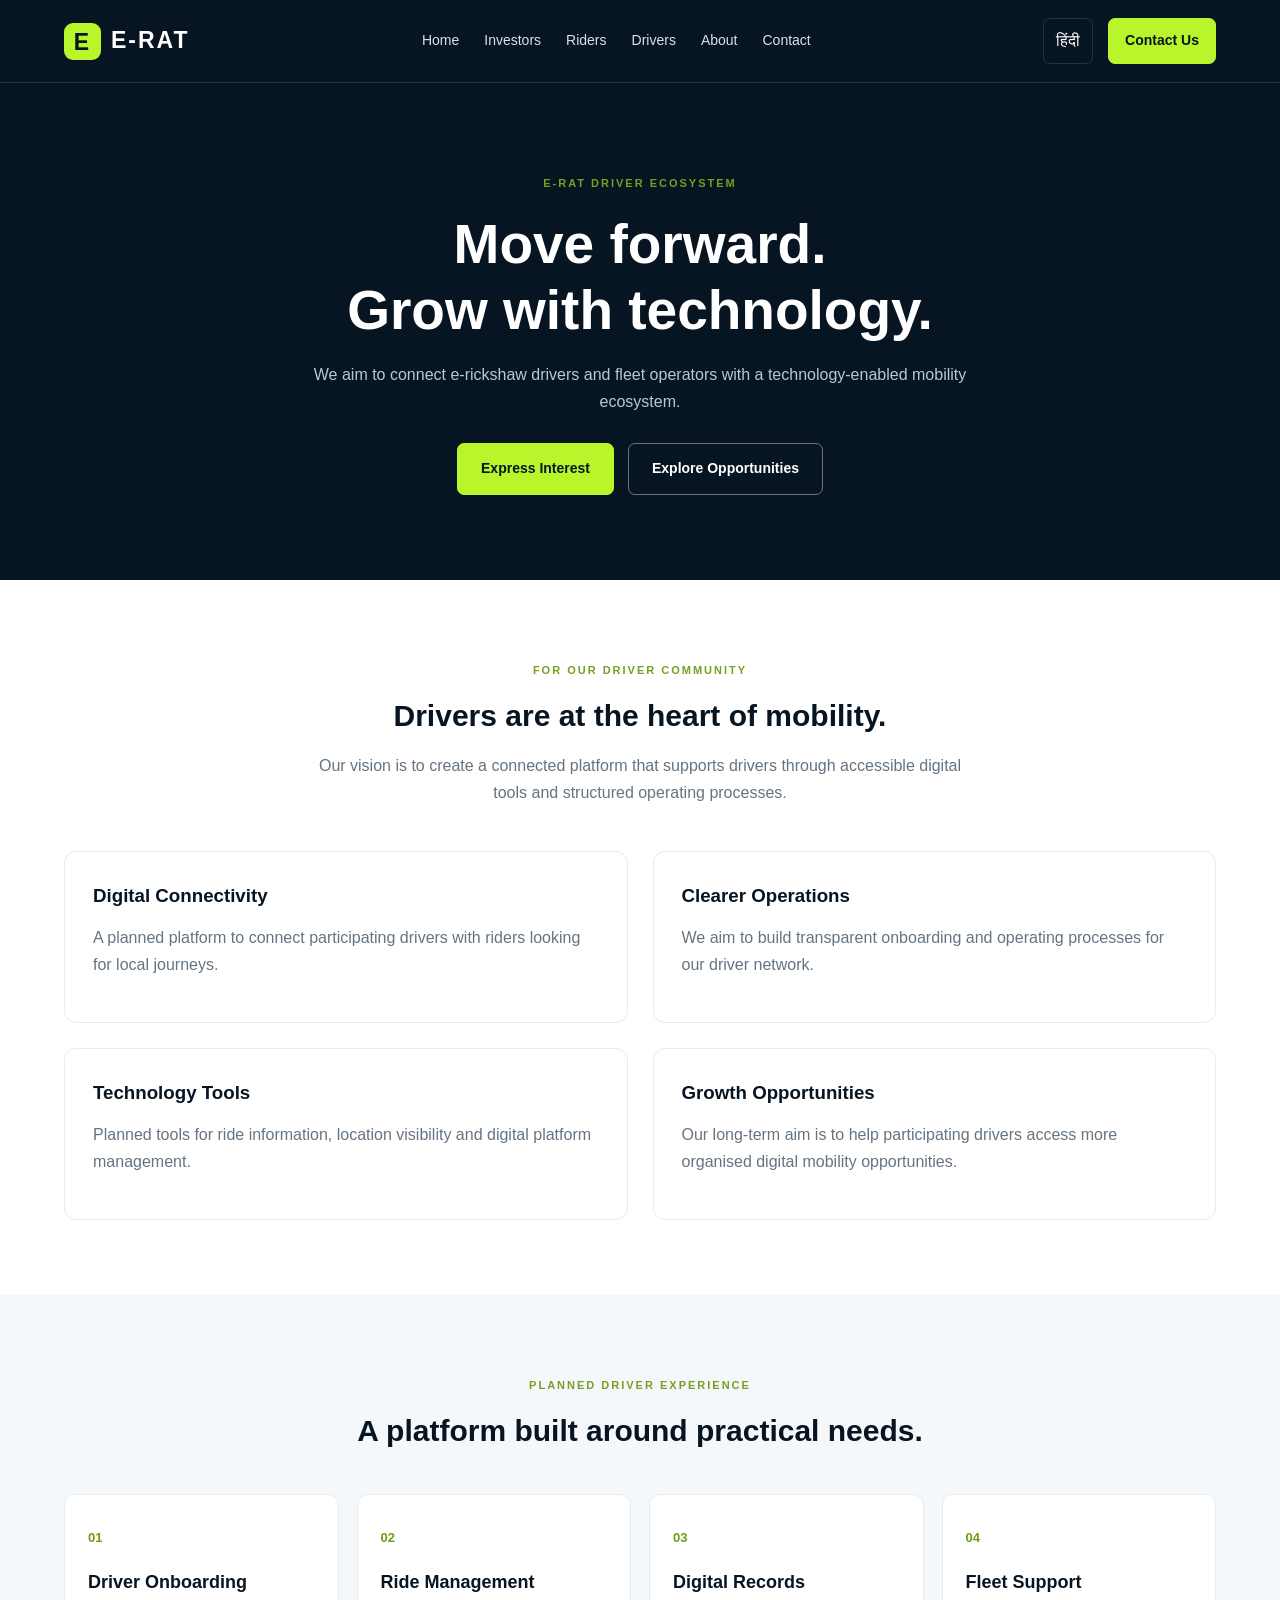
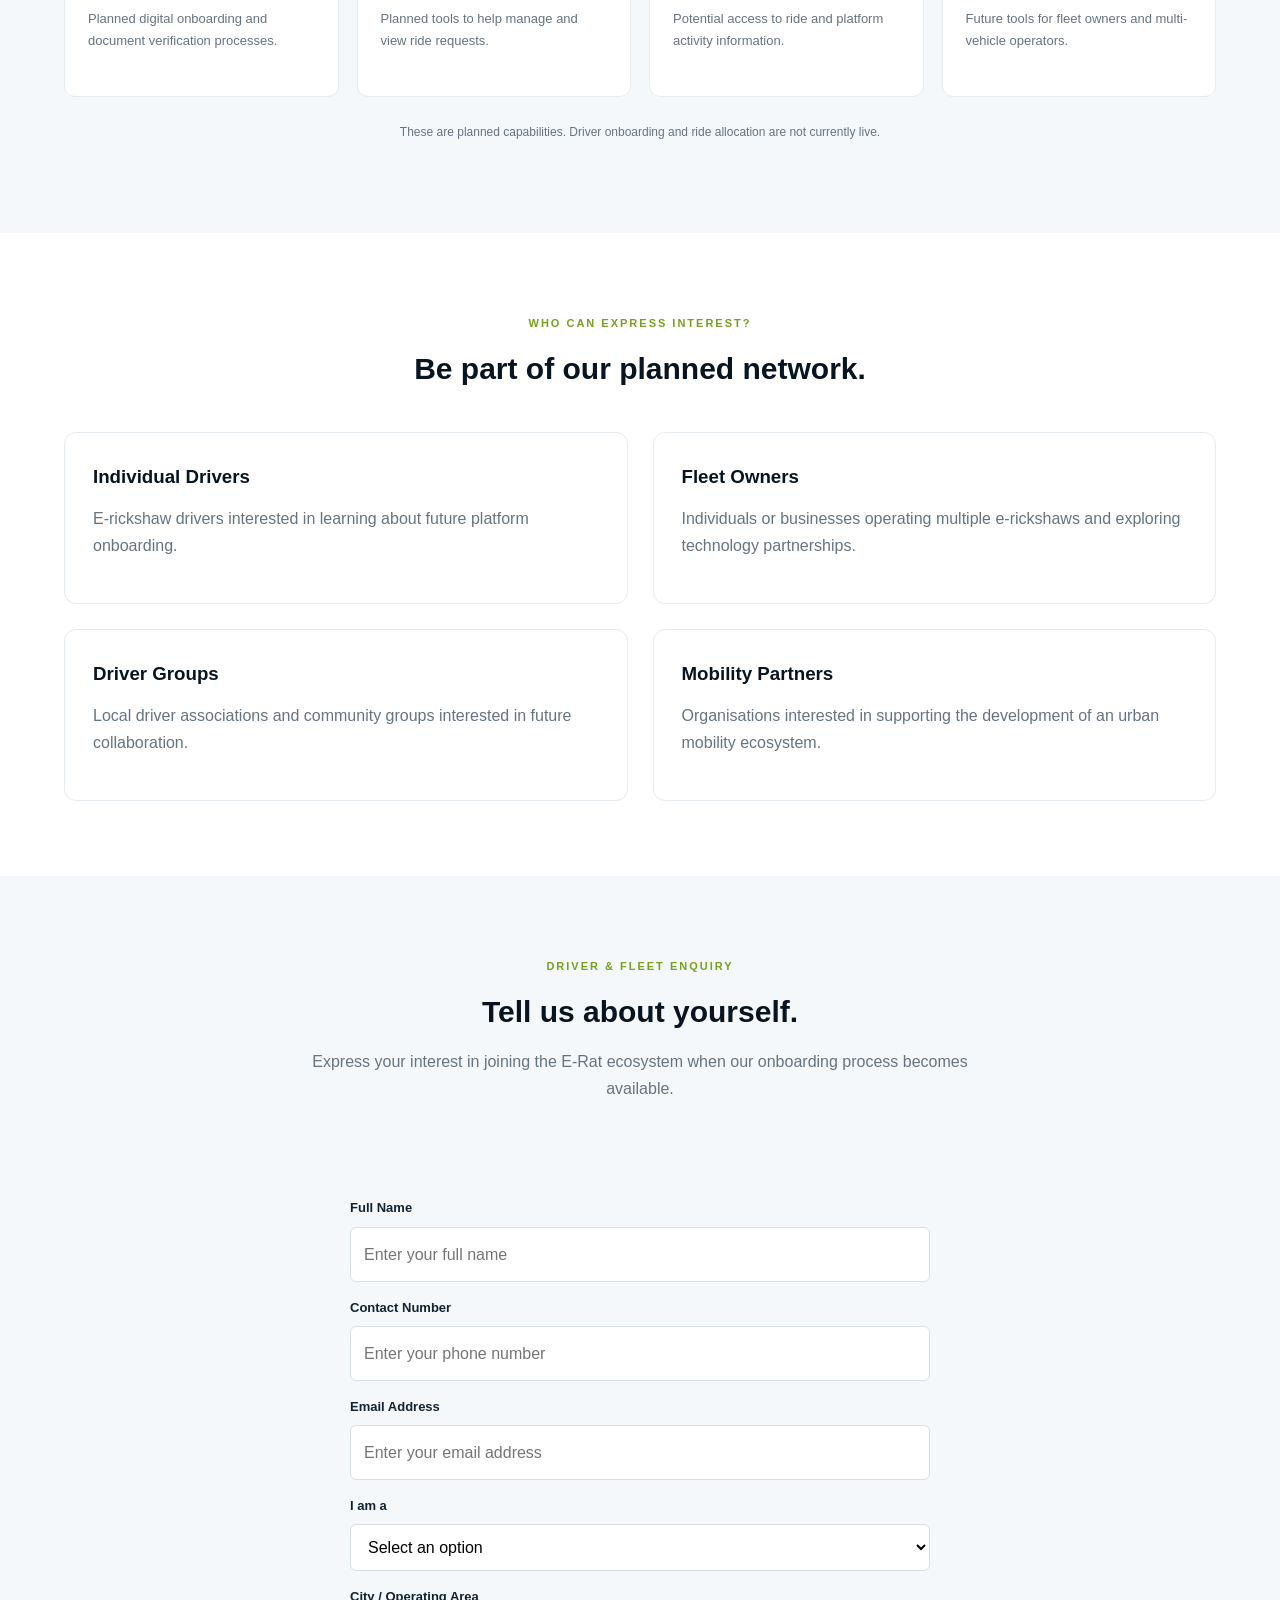
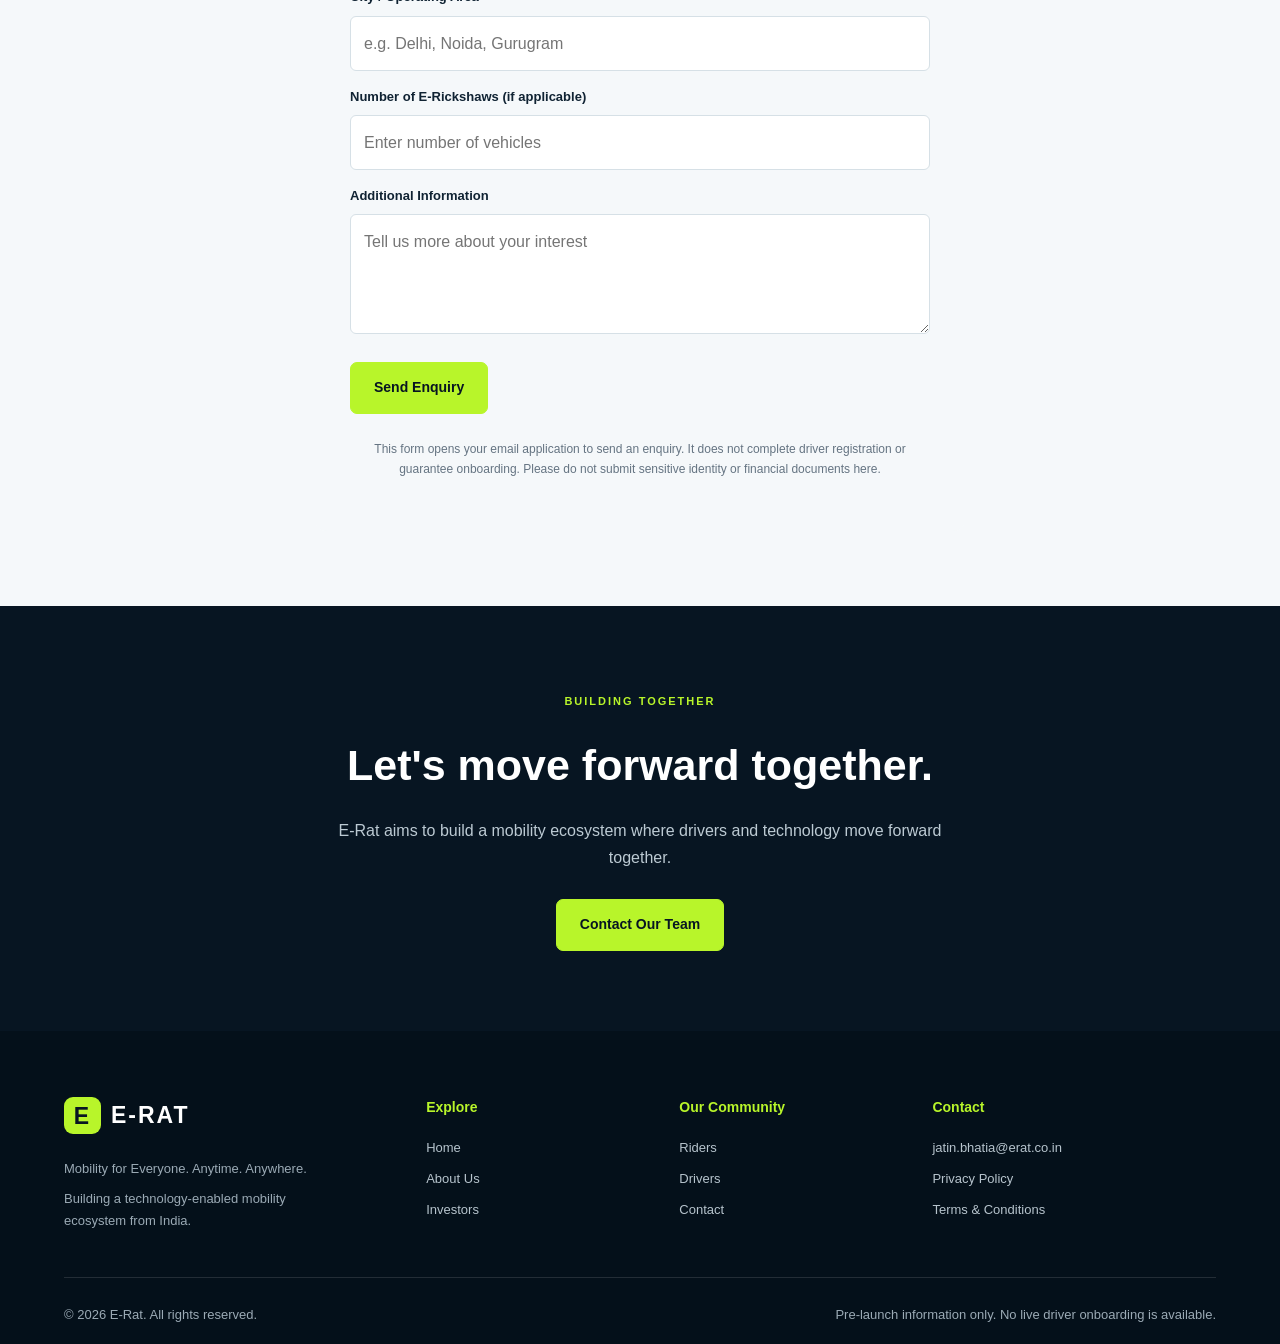
<file: drivers.htm>
<!DOCTYPE html>
<html lang="en">
<head>
  <meta charset="UTF-8">
  <meta name="viewport" content="width=device-width, initial-scale=1.0">
  <title>For Drivers & Fleet Owners | E-Rat</title>
  <meta name="description" content="Discover E-Rat's planned driver ecosystem and opportunities for e-rickshaw drivers and fleet owners.">
  <link rel="stylesheet" href="css/style.css">
  <script src="js/script.js" defer></script>
</head>
<body>

<header class="site-header">
  <div class="container nav-container">
    <a class="brand" href="index.html">
      <span class="brand-mark">E</span><span>E-RAT</span>
    </a>
    <nav class="main-nav">
      <a href="index.html">Home</a>
      <a href="investors.html">Investors</a>
      <a href="riders.html">Riders</a>
      <a href="drivers.html">Drivers</a>
      <a href="about.html">About</a>
      <a href="contact.html">Contact</a>
    </nav>
    <div class="nav-actions">
      <button class="language-btn" id="languageToggle" type="button">हिंदी</button>
      <a class="btn btn-small" href="contact.html">Contact Us</a>
    </div>
    <button class="menu-toggle" id="menuToggle" type="button"
      aria-label="Open navigation" aria-expanded="false">☰</button>
  </div>
</header>

<main>

<section class="page-hero">
  <div class="container">
    <span class="eyebrow">E-RAT DRIVER ECOSYSTEM</span>
    <h1>Move forward.<br>Grow with technology.</h1>
    <p>
      We aim to connect e-rickshaw drivers and fleet operators
      with a technology-enabled mobility ecosystem.
    </p>
    <div class="hero-buttons" style="justify-content:center; margin-top:28px;">
      <a href="#enquiry" class="btn">Express Interest</a>
      <a href="#benefits" class="btn btn-outline">Explore Opportunities</a>
    </div>
  </div>
</section>

<section class="content-section" id="benefits">
  <div class="container">
    <div class="section-heading">
      <span class="eyebrow">FOR OUR DRIVER COMMUNITY</span>
      <h2>Drivers are at the heart of mobility.</h2>
      <p>
        Our vision is to create a connected platform that
        supports drivers through accessible digital tools
        and structured operating processes.
      </p>
    </div>

    <div class="content-grid">
      <div class="content-card">
        <h3>Digital Connectivity</h3>
        <p>
          A planned platform to connect participating drivers
          with riders looking for local journeys.
        </p>
      </div>

      <div class="content-card">
        <h3>Clearer Operations</h3>
        <p>
          We aim to build transparent onboarding and
          operating processes for our driver network.
        </p>
      </div>

      <div class="content-card">
        <h3>Technology Tools</h3>
        <p>
          Planned tools for ride information, location visibility
          and digital platform management.
        </p>
      </div>

      <div class="content-card">
        <h3>Growth Opportunities</h3>
        <p>
          Our long-term aim is to help participating drivers
          access more organised digital mobility opportunities.
        </p>
      </div>
    </div>
  </div>
</section>

<section class="content-section" style="background:#F5F8FA;">
  <div class="container">
    <div class="section-heading">
      <span class="eyebrow">PLANNED DRIVER EXPERIENCE</span>
      <h2>A platform built around practical needs.</h2>
    </div>

    <div class="features-grid">
      <div class="feature-card">
        <span>01</span>
        <h3>Driver Onboarding</h3>
        <p>Planned digital onboarding and document verification processes.</p>
      </div>

      <div class="feature-card">
        <span>02</span>
        <h3>Ride Management</h3>
        <p>Planned tools to help manage and view ride requests.</p>
      </div>

      <div class="feature-card">
        <span>03</span>
        <h3>Digital Records</h3>
        <p>Potential access to ride and platform activity information.</p>
      </div>

      <div class="feature-card">
        <span>04</span>
        <h3>Fleet Support</h3>
        <p>Future tools for fleet owners and multi-vehicle operators.</p>
      </div>
    </div>

    <p class="disclaimer">
      These are planned capabilities. Driver onboarding and
      ride allocation are not currently live.
    </p>
  </div>
</section>

<section class="content-section">
  <div class="container">
    <div class="section-heading">
      <span class="eyebrow">WHO CAN EXPRESS INTEREST?</span>
      <h2>Be part of our planned network.</h2>
    </div>

    <div class="content-grid">
      <div class="content-card">
        <h3>Individual Drivers</h3>
        <p>
          E-rickshaw drivers interested in learning about
          future platform onboarding.
        </p>
      </div>

      <div class="content-card">
        <h3>Fleet Owners</h3>
        <p>
          Individuals or businesses operating multiple
          e-rickshaws and exploring technology partnerships.
        </p>
      </div>

      <div class="content-card">
        <h3>Driver Groups</h3>
        <p>
          Local driver associations and community groups
          interested in future collaboration.
        </p>
      </div>

      <div class="content-card">
        <h3>Mobility Partners</h3>
        <p>
          Organisations interested in supporting the
          development of an urban mobility ecosystem.
        </p>
      </div>
    </div>
  </div>
</section>

<section class="content-section" id="enquiry" style="background:#F5F8FA;">
  <div class="container">
    <div class="section-heading">
      <span class="eyebrow">DRIVER & FLEET ENQUIRY</span>
      <h2>Tell us about yourself.</h2>
      <p>
        Express your interest in joining the E-Rat ecosystem
        when our onboarding process becomes available.
      </p>
    </div>

    <div class="form-box">
      <form action="mailto:jatin.bhatia@erat.co.in"
            method="post" enctype="text/plain">

        <label for="driver-name">Full Name</label>
        <input id="driver-name" name="Full Name" type="text"
          placeholder="Enter your full name" required>

        <label for="driver-phone">Contact Number</label>
        <input id="driver-phone" name="Contact Number" type="tel"
          placeholder="Enter your phone number" required>

        <label for="driver-email">Email Address</label>
        <input id="driver-email" name="Email" type="email"
          placeholder="Enter your email address">

        <label for="driver-type">I am a</label>
        <select id="driver-type" name="Interested As" required>
          <option value="">Select an option</option>
          <option value="Individual E-Rickshaw Driver">Individual E-Rickshaw Driver</option>
          <option value="Fleet Owner">Fleet Owner</option>
          <option value="Driver Group">Driver Group / Association</option>
          <option value="Mobility Partner">Mobility Partner</option>
        </select>

        <label for="driver-location">City / Operating Area</label>
        <input id="driver-location" name="City or Area" type="text"
          placeholder="e.g. Delhi, Noida, Gurugram">

        <label for="driver-fleet">Number of E-Rickshaws (if applicable)</label>
        <input id="driver-fleet" name="Fleet Size" type="number"
          min="0" placeholder="Enter number of vehicles">

        <label for="driver-message">Additional Information</label>
        <textarea id="driver-message" name="Message"
          placeholder="Tell us more about your interest"></textarea>

        <button type="submit" class="btn" style="margin-top:20px;">
          Send Enquiry
        </button>
      </form>

      <p class="disclaimer">
        This form opens your email application to send an enquiry.
        It does not complete driver registration or guarantee onboarding.
        Please do not submit sensitive identity or financial documents here.
      </p>
    </div>
  </div>
</section>

<section class="cta-section">
  <div class="container cta-box">
    <span class="eyebrow">BUILDING TOGETHER</span>
    <h2>Let's move forward together.</h2>
    <p>
      E-Rat aims to build a mobility ecosystem where
      drivers and technology move forward together.
    </p>
    <a href="contact.html" class="btn">Contact Our Team</a>
  </div>
</section>

</main>

<footer class="site-footer">
  <div class="container footer-grid">
    <div>
      <a class="brand footer-brand" href="index.html">
        <span class="brand-mark">E</span><span>E-RAT</span>
      </a>
      <p>Mobility for Everyone. Anytime. Anywhere.</p>
      <p class="footer-small">Building a technology-enabled mobility ecosystem from India.</p>
    </div>
    <div>
      <h3>Explore</h3>
      <a href="index.html">Home</a>
      <a href="about.html">About Us</a>
      <a href="investors.html">Investors</a>
    </div>
    <div>
      <h3>Our Community</h3>
      <a href="riders.html">Riders</a>
      <a href="drivers.html">Drivers</a>
      <a href="contact.html">Contact</a>
    </div>
    <div>
      <h3>Contact</h3>
      <a href="mailto:jatin.bhatia@erat.co.in">jatin.bhatia@erat.co.in</a>
      <a href="privacy.html">Privacy Policy</a>
      <a href="terms.html">Terms & Conditions</a>
    </div>
  </div>
  <div class="container footer-bottom">
    <p>© 2026 E-Rat. All rights reserved.</p>
    <p>Pre-launch information only. No live driver onboarding is available.</p>
  </div>
</footer>

</body>
</html>
</file>
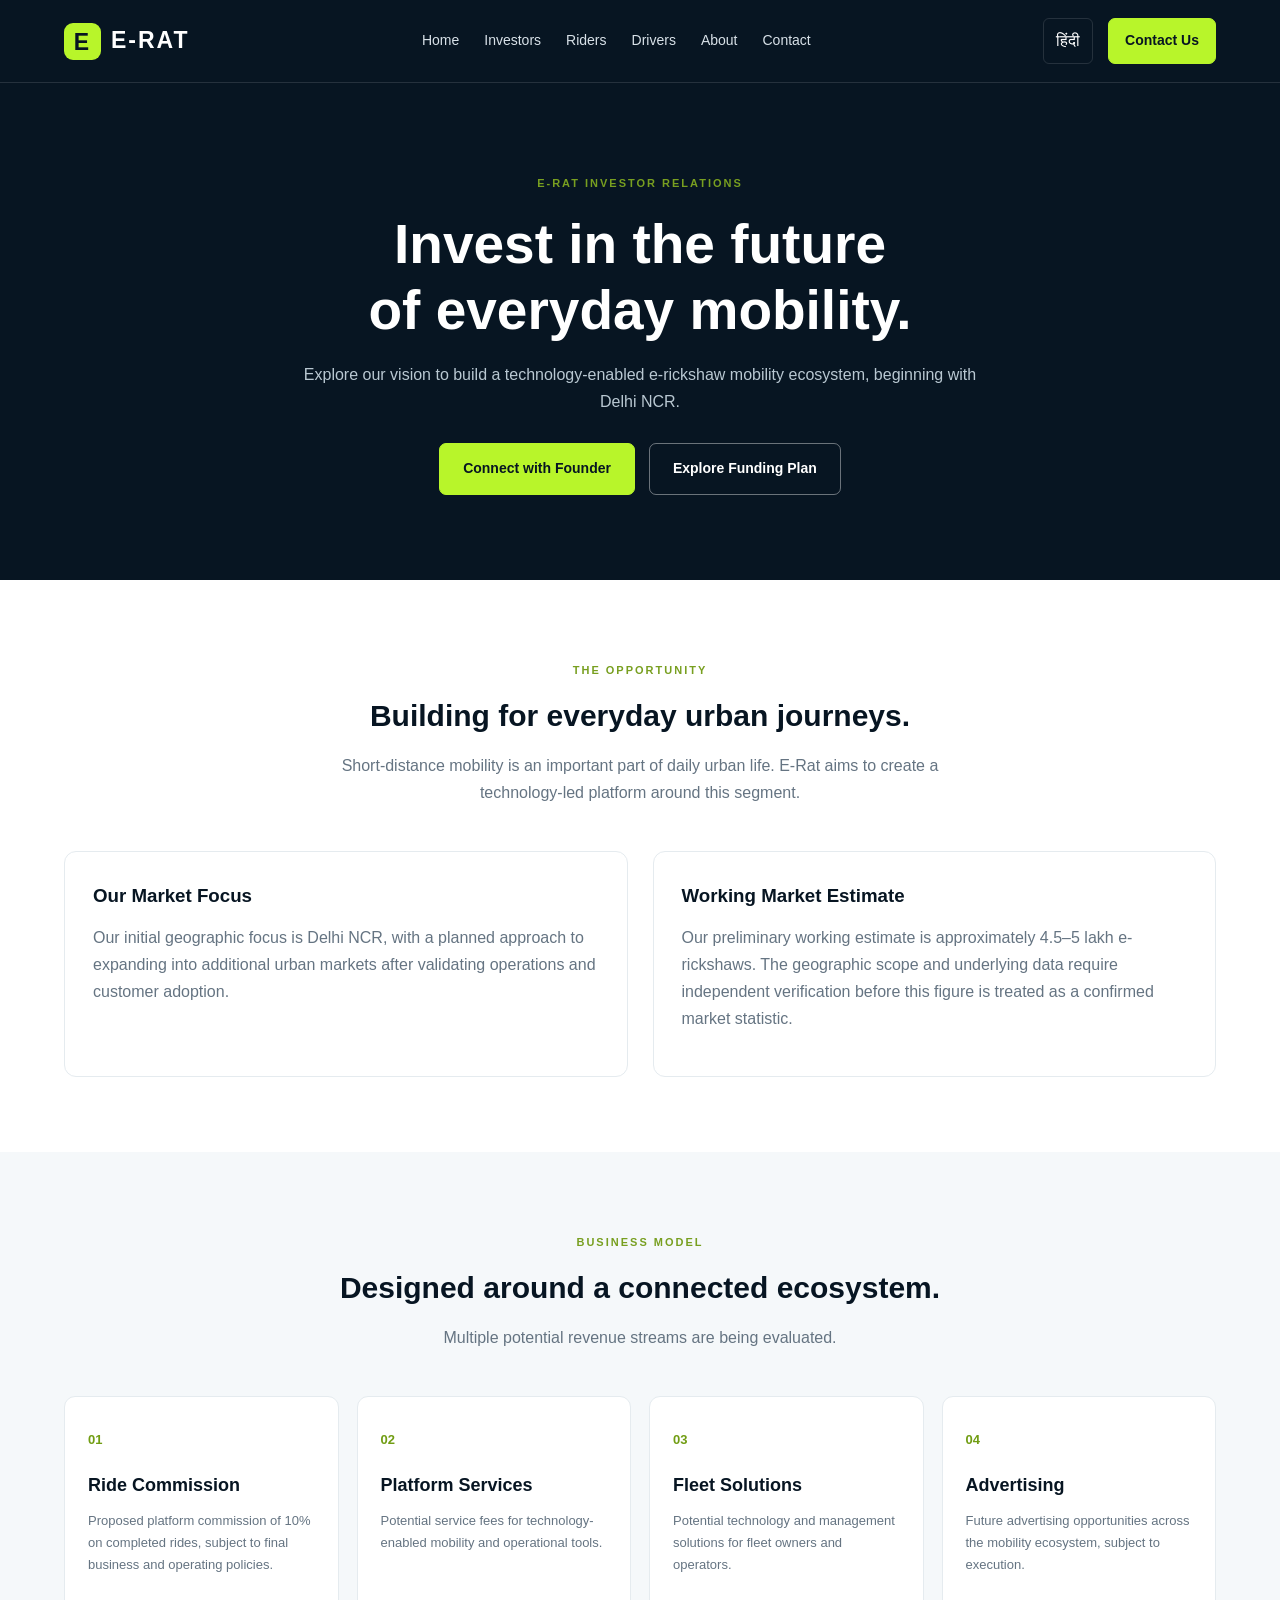
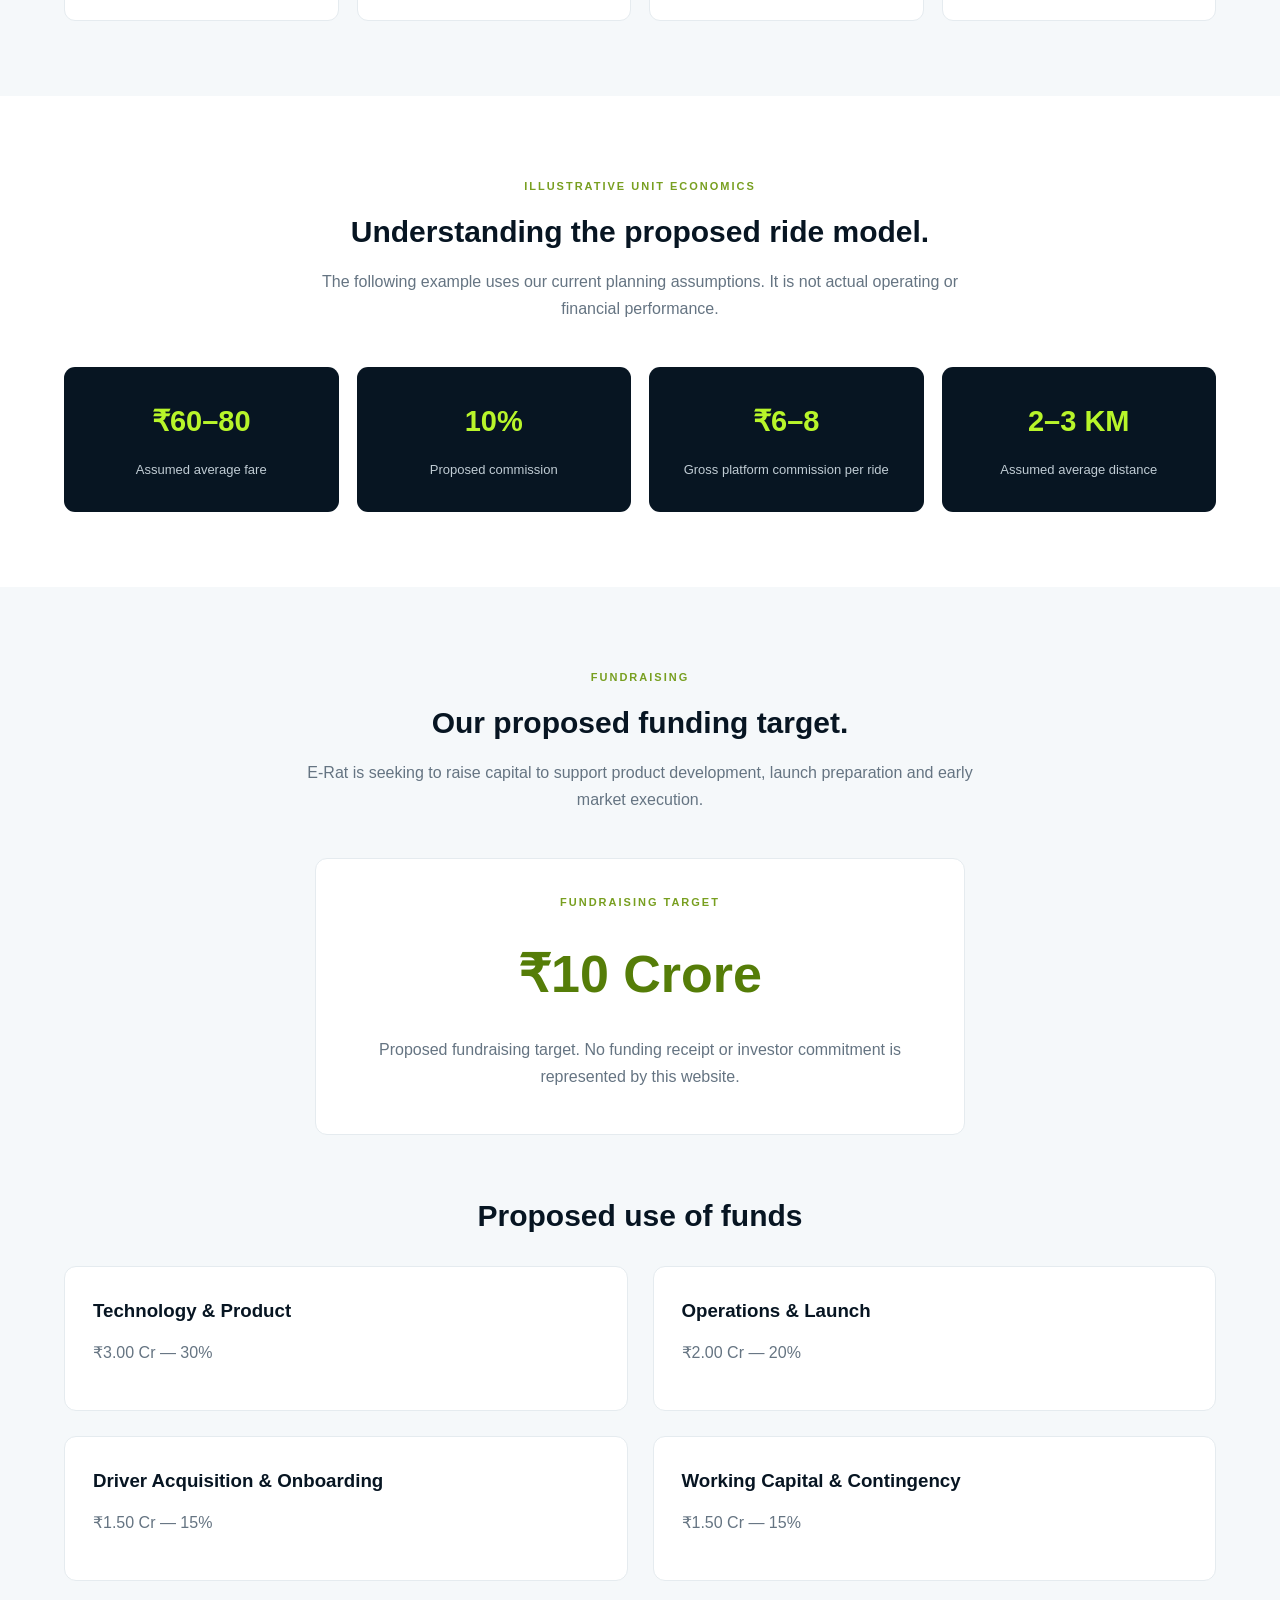
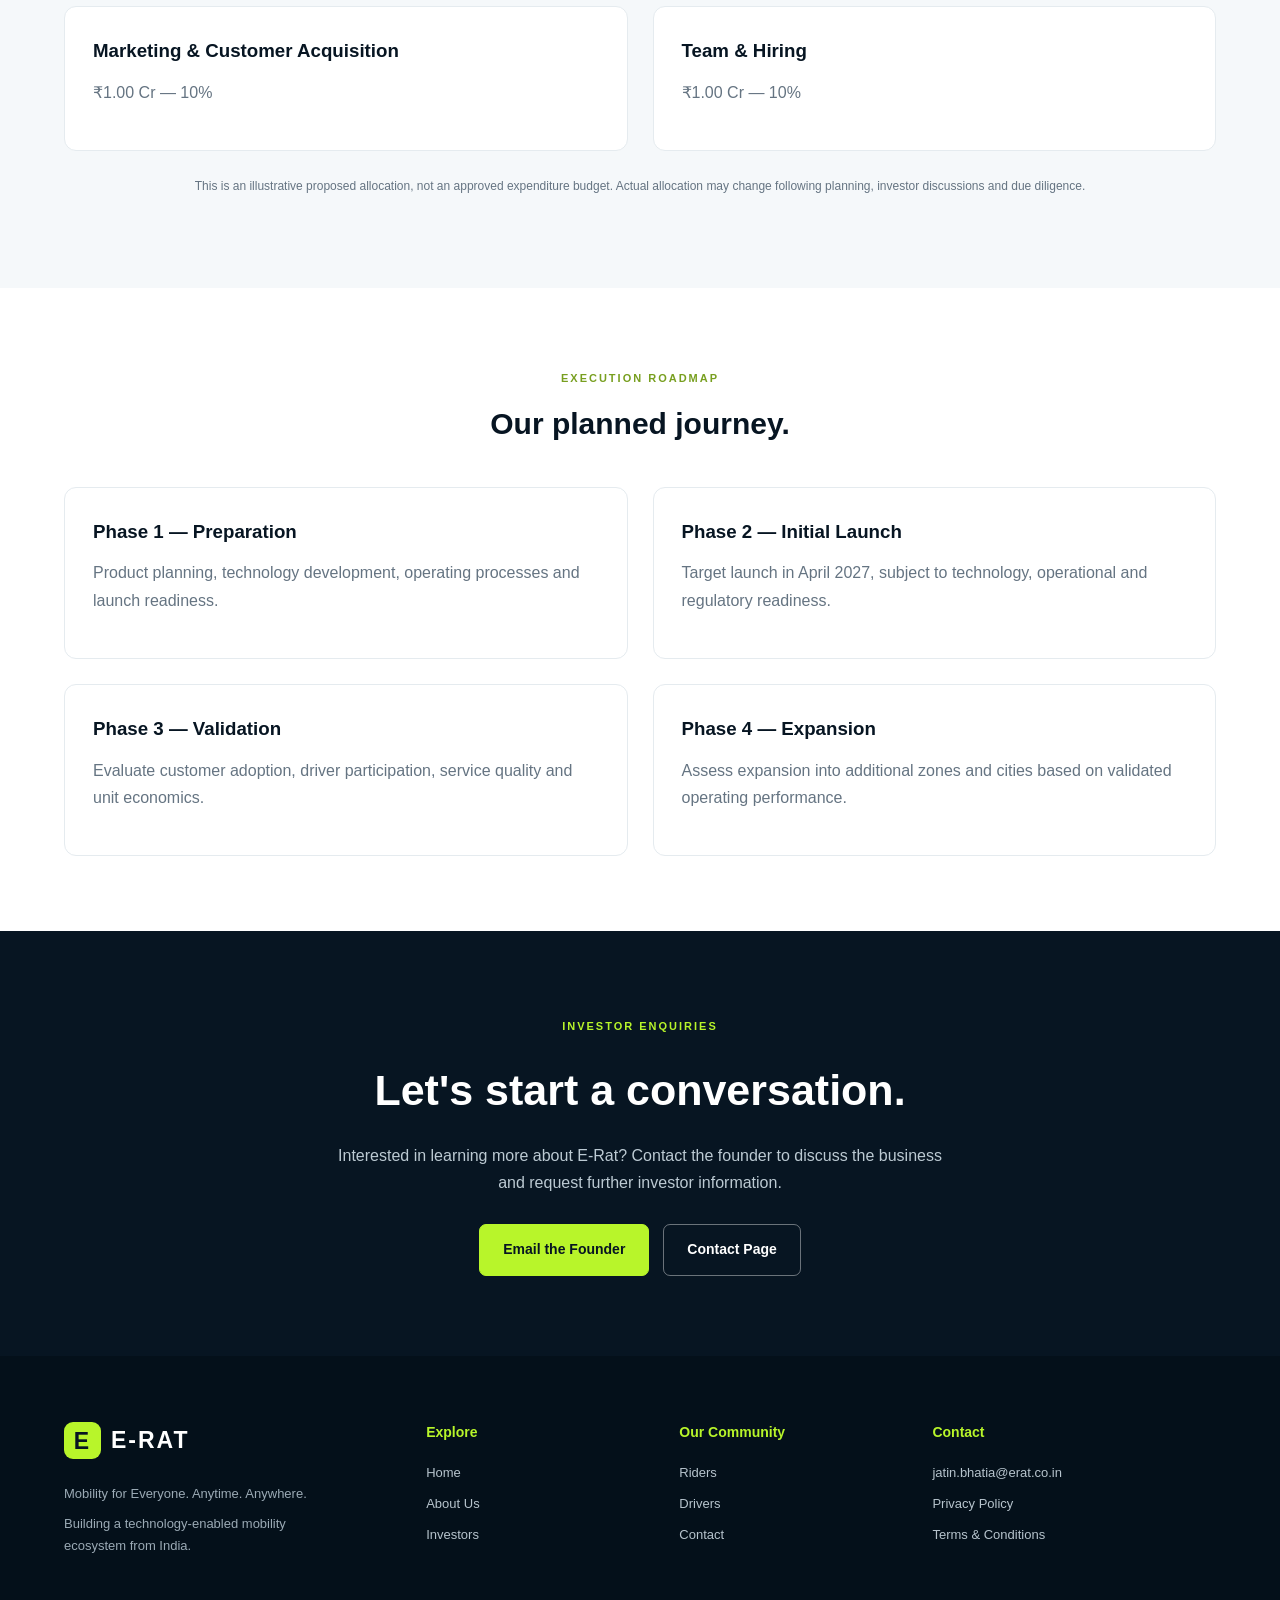
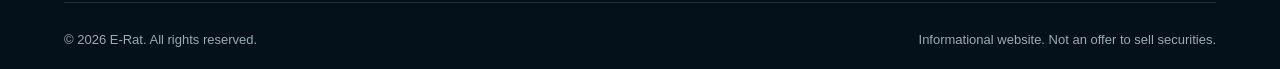
<file: investors.html>
<!DOCTYPE html>
<html lang="en">
<head>
  <meta charset="UTF-8">
  <meta name="viewport" content="width=device-width, initial-scale=1.0">
  <title>Investors | E-Rat</title>
  <meta name="description" content="Explore E-Rat's mobility business model, market opportunity and proposed fundraising plans.">
  <link rel="stylesheet" href="css/style.css">
  <script src="js/script.js" defer></script>
</head>
<body>

<header class="site-header">
  <div class="container nav-container">
    <a class="brand" href="index.html">
      <span class="brand-mark">E</span><span>E-RAT</span>
    </a>
    <nav class="main-nav">
      <a href="index.html">Home</a>
      <a href="investors.html">Investors</a>
      <a href="riders.html">Riders</a>
      <a href="drivers.html">Drivers</a>
      <a href="about.html">About</a>
      <a href="contact.html">Contact</a>
    </nav>
    <div class="nav-actions">
      <button class="language-btn" id="languageToggle" type="button">हिंदी</button>
      <a class="btn btn-small" href="contact.html">Contact Us</a>
    </div>
    <button class="menu-toggle" id="menuToggle" type="button"
      aria-label="Open navigation" aria-expanded="false">☰</button>
  </div>
</header>

<main>

<section class="page-hero">
  <div class="container">
    <span class="eyebrow">E-RAT INVESTOR RELATIONS</span>
    <h1>Invest in the future<br>of everyday mobility.</h1>
    <p>
      Explore our vision to build a technology-enabled e-rickshaw
      mobility ecosystem, beginning with Delhi NCR.
    </p>
    <div class="hero-buttons" style="justify-content:center; margin-top:28px;">
      <a href="mailto:jatin.bhatia@erat.co.in?subject=E-Rat%20Investor%20Enquiry"
         class="btn">Connect with Founder</a>
      <a href="#funding" class="btn btn-outline">Explore Funding Plan</a>
    </div>
  </div>
</section>

<section class="content-section">
  <div class="container">
    <div class="section-heading">
      <span class="eyebrow">THE OPPORTUNITY</span>
      <h2>Building for everyday urban journeys.</h2>
      <p>
        Short-distance mobility is an important part of daily urban life.
        E-Rat aims to create a technology-led platform around this segment.
      </p>
    </div>

    <div class="content-grid">
      <div class="content-card">
        <h3>Our Market Focus</h3>
        <p>
          Our initial geographic focus is Delhi NCR, with a planned
          approach to expanding into additional urban markets after
          validating operations and customer adoption.
        </p>
      </div>

      <div class="content-card">
        <h3>Working Market Estimate</h3>
        <p>
          Our preliminary working estimate is approximately
          4.5–5 lakh e-rickshaws. The geographic scope and underlying
          data require independent verification before this figure
          is treated as a confirmed market statistic.
        </p>
      </div>
    </div>
  </div>
</section>

<section class="content-section" style="background:#F5F8FA;">
  <div class="container">
    <div class="section-heading">
      <span class="eyebrow">BUSINESS MODEL</span>
      <h2>Designed around a connected ecosystem.</h2>
      <p>Multiple potential revenue streams are being evaluated.</p>
    </div>

    <div class="features-grid">
      <div class="feature-card">
        <span>01</span>
        <h3>Ride Commission</h3>
        <p>
          Proposed platform commission of 10% on completed rides,
          subject to final business and operating policies.
        </p>
      </div>

      <div class="feature-card">
        <span>02</span>
        <h3>Platform Services</h3>
        <p>
          Potential service fees for technology-enabled mobility
          and operational tools.
        </p>
      </div>

      <div class="feature-card">
        <span>03</span>
        <h3>Fleet Solutions</h3>
        <p>
          Potential technology and management solutions
          for fleet owners and operators.
        </p>
      </div>

      <div class="feature-card">
        <span>04</span>
        <h3>Advertising</h3>
        <p>
          Future advertising opportunities across the
          mobility ecosystem, subject to execution.
        </p>
      </div>
    </div>
  </div>
</section>

<section class="content-section">
  <div class="container">
    <div class="section-heading">
      <span class="eyebrow">ILLUSTRATIVE UNIT ECONOMICS</span>
      <h2>Understanding the proposed ride model.</h2>
      <p>
        The following example uses our current planning assumptions.
        It is not actual operating or financial performance.
      </p>
    </div>

    <div class="numbers-grid">
      <div class="number-card">
        <strong>₹60–80</strong>
        <span>Assumed average fare</span>
      </div>
      <div class="number-card">
        <strong>10%</strong>
        <span>Proposed commission</span>
      </div>
      <div class="number-card">
        <strong>₹6–8</strong>
        <span>Gross platform commission per ride</span>
      </div>
      <div class="number-card">
        <strong>2–3 KM</strong>
        <span>Assumed average distance</span>
      </div>
    </div>
  </div>
</section>

<section class="content-section" id="funding" style="background:#F5F8FA;">
  <div class="container">
    <div class="section-heading">
      <span class="eyebrow">FUNDRAISING</span>
      <h2>Our proposed funding target.</h2>
      <p>
        E-Rat is seeking to raise capital to support product development,
        launch preparation and early market execution.
      </p>
    </div>

    <div class="content-card" style="max-width:650px; margin:auto; text-align:center;">
      <span class="eyebrow">FUNDRAISING TARGET</span>
      <h2 style="font-size:52px; color:#557D08;">₹10 Crore</h2>
      <p>
        Proposed fundraising target. No funding receipt or investor
        commitment is represented by this website.
      </p>
    </div>

    <h2 style="text-align:center; margin:55px 0 25px;">Proposed use of funds</h2>

    <div class="content-grid">
      <div class="content-card">
        <h3>Technology & Product</h3>
        <p>₹3.00 Cr — 30%</p>
      </div>
      <div class="content-card">
        <h3>Operations & Launch</h3>
        <p>₹2.00 Cr — 20%</p>
      </div>
      <div class="content-card">
        <h3>Driver Acquisition & Onboarding</h3>
        <p>₹1.50 Cr — 15%</p>
      </div>
      <div class="content-card">
        <h3>Working Capital & Contingency</h3>
        <p>₹1.50 Cr — 15%</p>
      </div>
      <div class="content-card">
        <h3>Marketing & Customer Acquisition</h3>
        <p>₹1.00 Cr — 10%</p>
      </div>
      <div class="content-card">
        <h3>Team & Hiring</h3>
        <p>₹1.00 Cr — 10%</p>
      </div>
    </div>

    <p class="disclaimer">
      This is an illustrative proposed allocation, not an approved
      expenditure budget. Actual allocation may change following
      planning, investor discussions and due diligence.
    </p>
  </div>
</section>

<section class="content-section">
  <div class="container">
    <div class="section-heading">
      <span class="eyebrow">EXECUTION ROADMAP</span>
      <h2>Our planned journey.</h2>
    </div>

    <div class="content-grid">
      <div class="content-card">
        <h3>Phase 1 — Preparation</h3>
        <p>
          Product planning, technology development, operating
          processes and launch readiness.
        </p>
      </div>
      <div class="content-card">
        <h3>Phase 2 — Initial Launch</h3>
        <p>
          Target launch in April 2027, subject to technology,
          operational and regulatory readiness.
        </p>
      </div>
      <div class="content-card">
        <h3>Phase 3 — Validation</h3>
        <p>
          Evaluate customer adoption, driver participation,
          service quality and unit economics.
        </p>
      </div>
      <div class="content-card">
        <h3>Phase 4 — Expansion</h3>
        <p>
          Assess expansion into additional zones and cities
          based on validated operating performance.
        </p>
      </div>
    </div>
  </div>
</section>

<section class="cta-section">
  <div class="container cta-box">
    <span class="eyebrow">INVESTOR ENQUIRIES</span>
    <h2>Let's start a conversation.</h2>
    <p>
      Interested in learning more about E-Rat?
      Contact the founder to discuss the business and request
      further investor information.
    </p>
    <div class="hero-buttons">
      <a class="btn" href="mailto:jatin.bhatia@erat.co.in?subject=E-Rat%20Investor%20Enquiry">
        Email the Founder
      </a>
      <a class="btn btn-outline" href="contact.html">Contact Page</a>
    </div>
  </div>
</section>

</main>

<footer class="site-footer">
  <div class="container footer-grid">
    <div>
      <a class="brand footer-brand" href="index.html">
        <span class="brand-mark">E</span><span>E-RAT</span>
      </a>
      <p>Mobility for Everyone. Anytime. Anywhere.</p>
      <p class="footer-small">Building a technology-enabled mobility ecosystem from India.</p>
    </div>
    <div>
      <h3>Explore</h3>
      <a href="index.html">Home</a>
      <a href="about.html">About Us</a>
      <a href="investors.html">Investors</a>
    </div>
    <div>
      <h3>Our Community</h3>
      <a href="riders.html">Riders</a>
      <a href="drivers.html">Drivers</a>
      <a href="contact.html">Contact</a>
    </div>
    <div>
      <h3>Contact</h3>
      <a href="mailto:jatin.bhatia@erat.co.in">jatin.bhatia@erat.co.in</a>
      <a href="privacy.html">Privacy Policy</a>
      <a href="terms.html">Terms & Conditions</a>
    </div>
  </div>
  <div class="container footer-bottom">
    <p>© 2026 E-Rat. All rights reserved.</p>
    <p>Informational website. Not an offer to sell securities.</p>
  </div>
</footer>

</body>
</html>
</file>
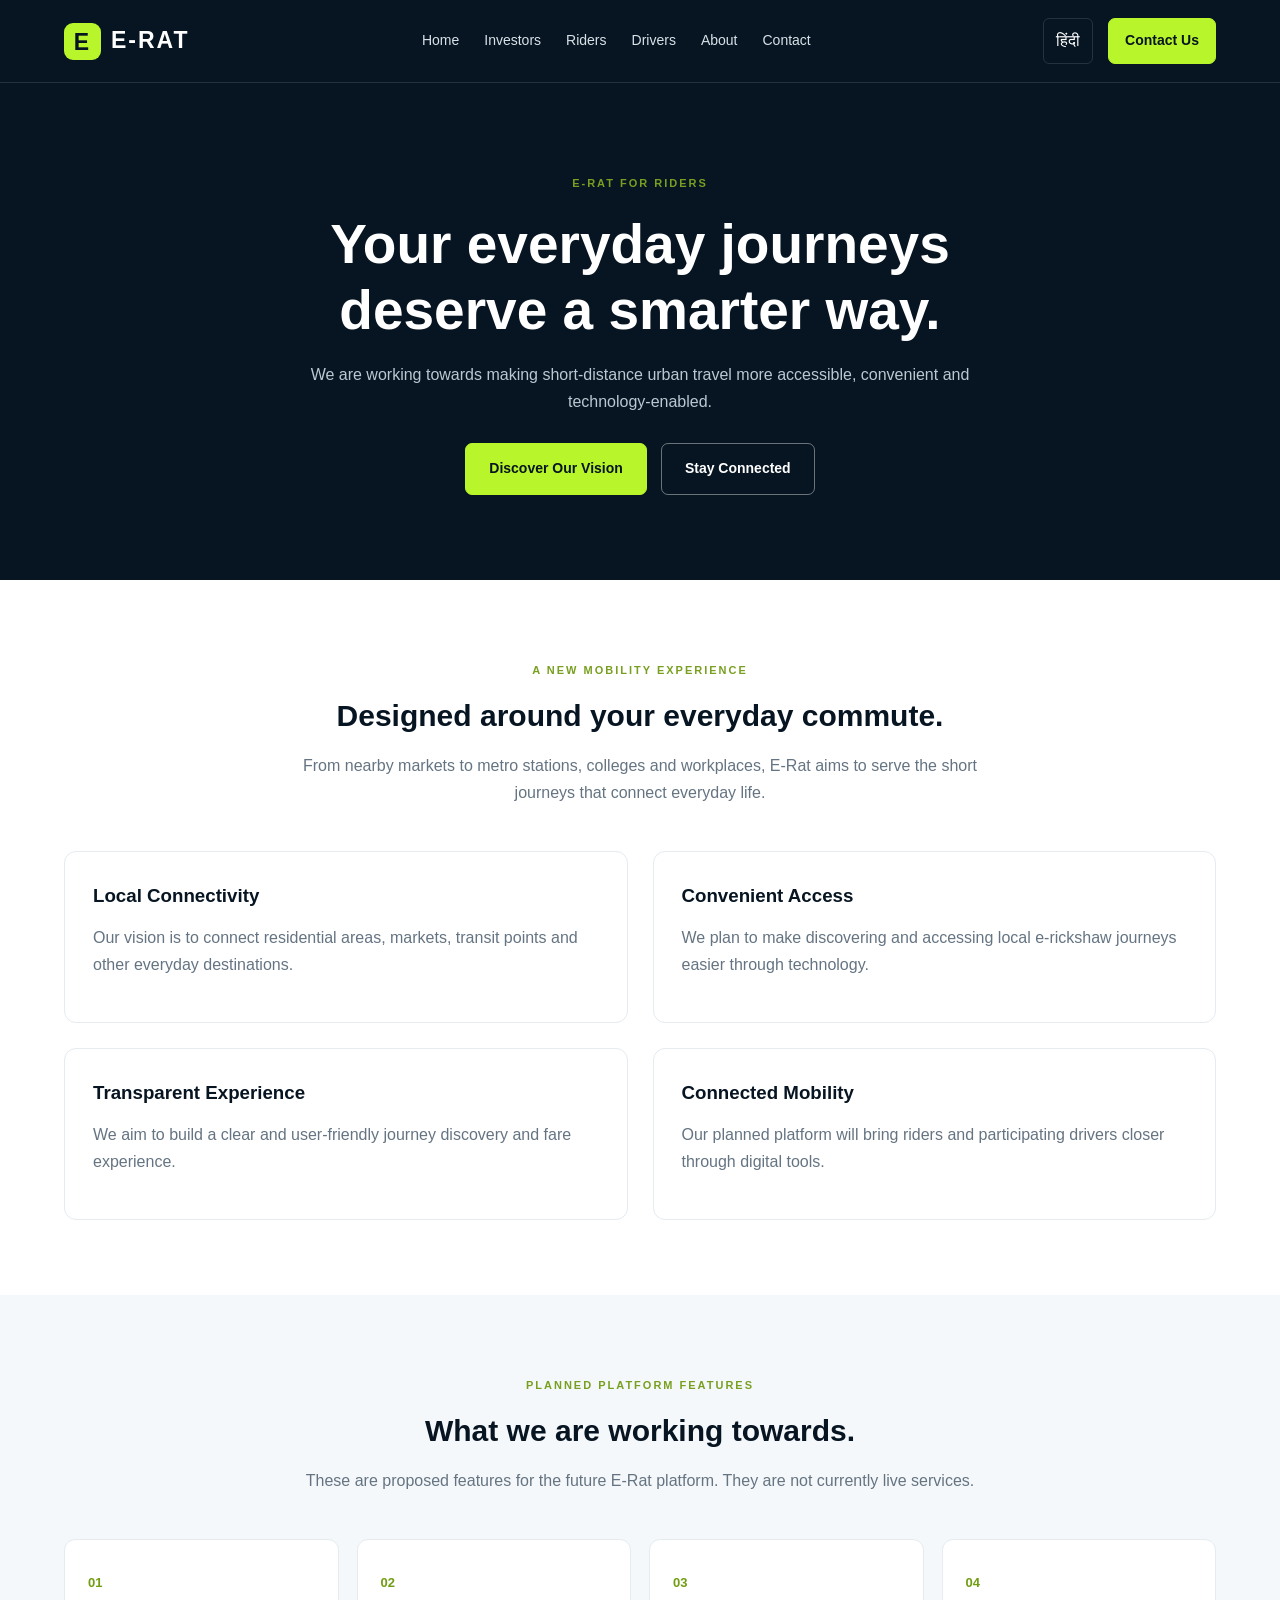
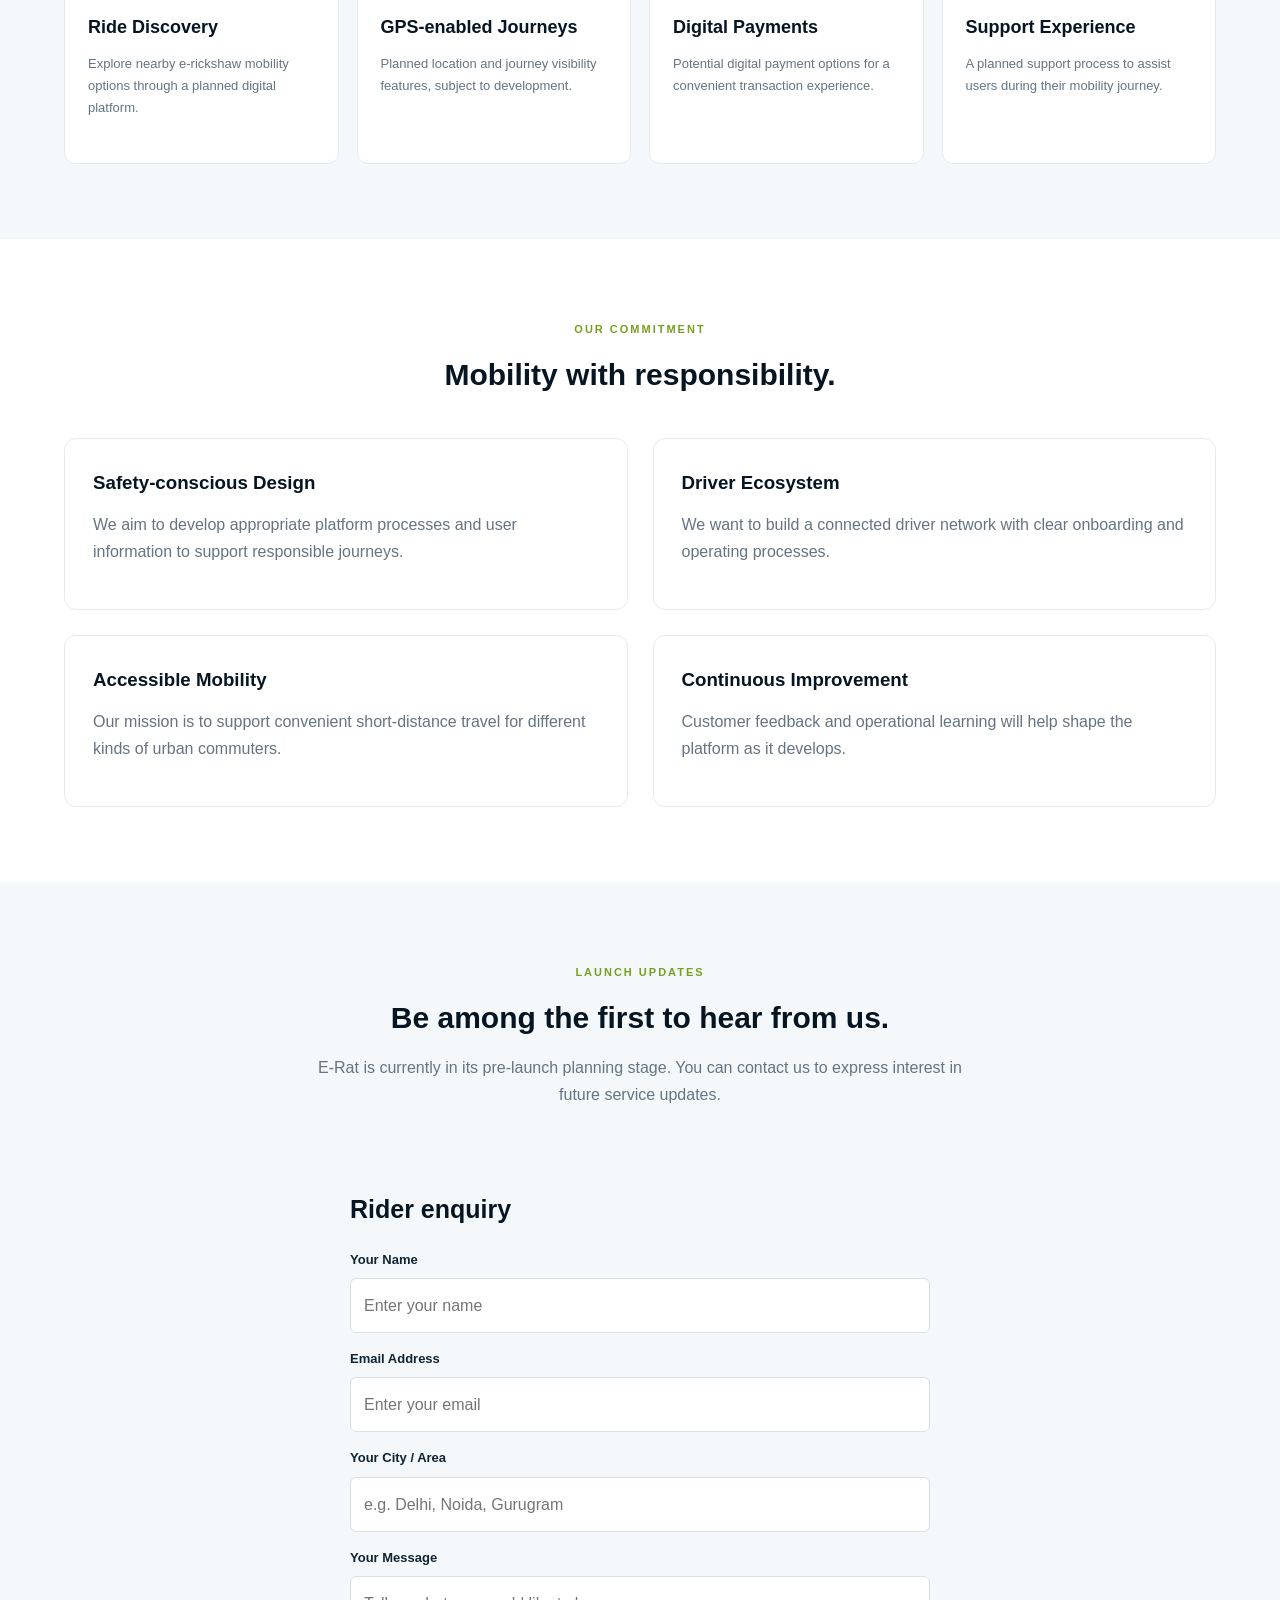
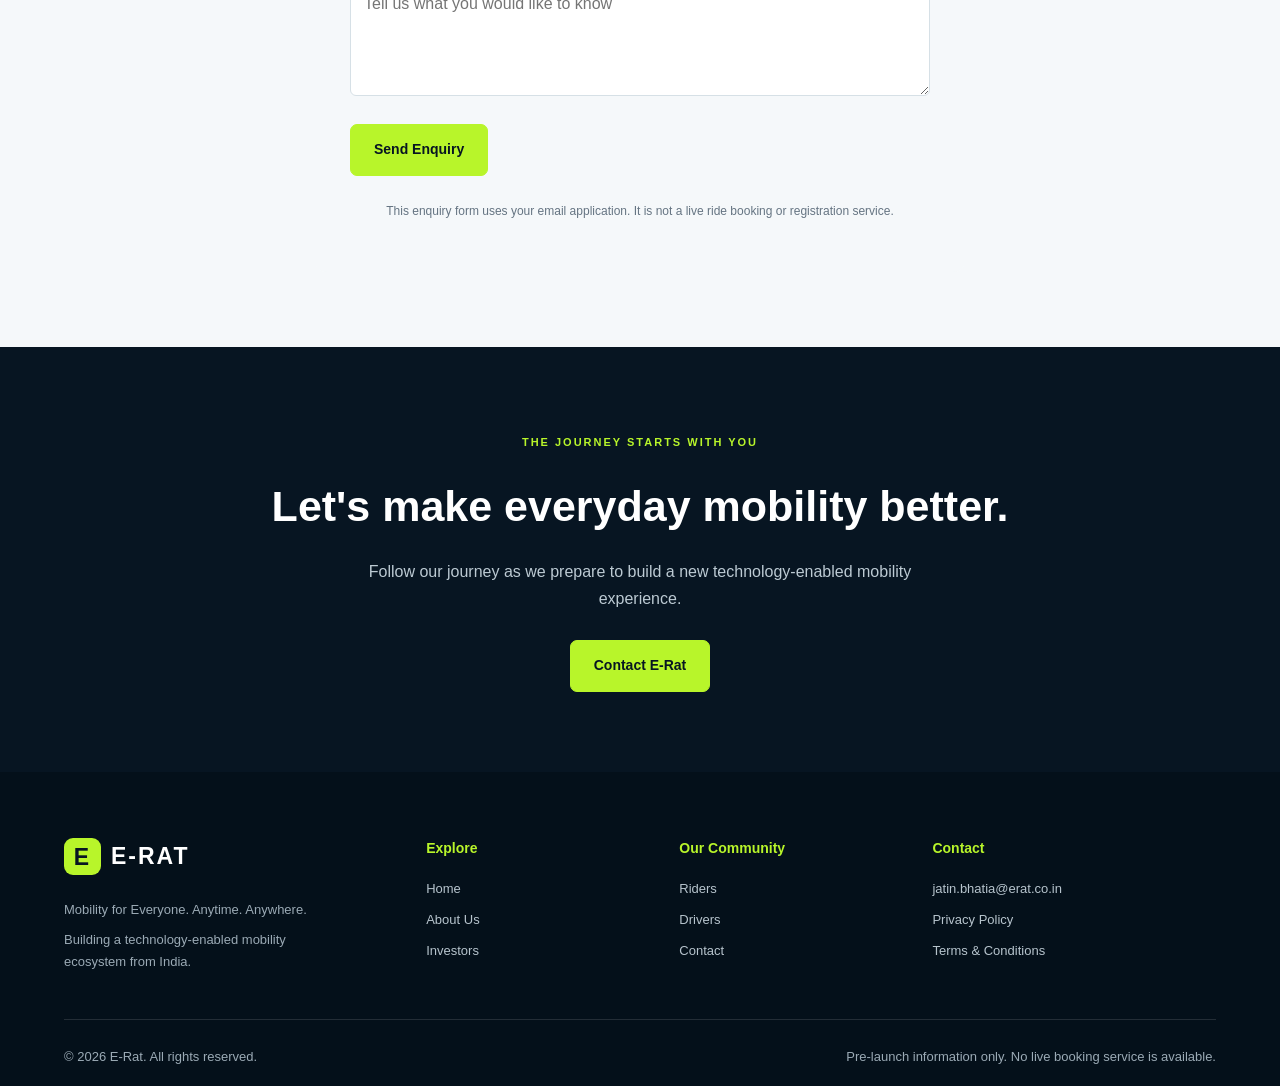
<file: riders.html>
<!DOCTYPE html>
<html lang="en">
<head>
  <meta charset="UTF-8">
  <meta name="viewport" content="width=device-width, initial-scale=1.0">
  <title>For Riders | E-Rat</title>
  <meta name="description" content="Discover E-Rat's vision for convenient, accessible everyday e-rickshaw mobility.">
  <link rel="stylesheet" href="css/style.css">
  <script src="js/script.js" defer></script>
</head>
<body>

<header class="site-header">
  <div class="container nav-container">
    <a class="brand" href="index.html">
      <span class="brand-mark">E</span><span>E-RAT</span>
    </a>
    <nav class="main-nav">
      <a href="index.html">Home</a>
      <a href="investors.html">Investors</a>
      <a href="riders.html">Riders</a>
      <a href="drivers.html">Drivers</a>
      <a href="about.html">About</a>
      <a href="contact.html">Contact</a>
    </nav>
    <div class="nav-actions">
      <button class="language-btn" id="languageToggle" type="button">हिंदी</button>
      <a class="btn btn-small" href="contact.html">Contact Us</a>
    </div>
    <button class="menu-toggle" id="menuToggle" type="button"
      aria-label="Open navigation" aria-expanded="false">☰</button>
  </div>
</header>

<main>

<section class="page-hero">
  <div class="container">
    <span class="eyebrow">E-RAT FOR RIDERS</span>
    <h1>Your everyday journeys<br>deserve a smarter way.</h1>
    <p>
      We are working towards making short-distance urban travel
      more accessible, convenient and technology-enabled.
    </p>
    <div class="hero-buttons" style="justify-content:center; margin-top:28px;">
      <a href="#vision" class="btn">Discover Our Vision</a>
      <a href="contact.html" class="btn btn-outline">Stay Connected</a>
    </div>
  </div>
</section>

<section class="content-section" id="vision">
  <div class="container">
    <div class="section-heading">
      <span class="eyebrow">A NEW MOBILITY EXPERIENCE</span>
      <h2>Designed around your everyday commute.</h2>
      <p>
        From nearby markets to metro stations, colleges and workplaces,
        E-Rat aims to serve the short journeys that connect everyday life.
      </p>
    </div>

    <div class="content-grid">
      <div class="content-card">
        <h3>Local Connectivity</h3>
        <p>
          Our vision is to connect residential areas, markets,
          transit points and other everyday destinations.
        </p>
      </div>

      <div class="content-card">
        <h3>Convenient Access</h3>
        <p>
          We plan to make discovering and accessing local
          e-rickshaw journeys easier through technology.
        </p>
      </div>

      <div class="content-card">
        <h3>Transparent Experience</h3>
        <p>
          We aim to build a clear and user-friendly journey
          discovery and fare experience.
        </p>
      </div>

      <div class="content-card">
        <h3>Connected Mobility</h3>
        <p>
          Our planned platform will bring riders and participating
          drivers closer through digital tools.
        </p>
      </div>
    </div>
  </div>
</section>

<section class="content-section" style="background:#F5F8FA;">
  <div class="container">
    <div class="section-heading">
      <span class="eyebrow">PLANNED PLATFORM FEATURES</span>
      <h2>What we are working towards.</h2>
      <p>
        These are proposed features for the future E-Rat platform.
        They are not currently live services.
      </p>
    </div>

    <div class="features-grid">
      <div class="feature-card">
        <span>01</span>
        <h3>Ride Discovery</h3>
        <p>Explore nearby e-rickshaw mobility options through a planned digital platform.</p>
      </div>

      <div class="feature-card">
        <span>02</span>
        <h3>GPS-enabled Journeys</h3>
        <p>Planned location and journey visibility features, subject to development.</p>
      </div>

      <div class="feature-card">
        <span>03</span>
        <h3>Digital Payments</h3>
        <p>Potential digital payment options for a convenient transaction experience.</p>
      </div>

      <div class="feature-card">
        <span>04</span>
        <h3>Support Experience</h3>
        <p>A planned support process to assist users during their mobility journey.</p>
      </div>
    </div>
  </div>
</section>

<section class="content-section">
  <div class="container">
    <div class="section-heading">
      <span class="eyebrow">OUR COMMITMENT</span>
      <h2>Mobility with responsibility.</h2>
    </div>

    <div class="content-grid">
      <div class="content-card">
        <h3>Safety-conscious Design</h3>
        <p>
          We aim to develop appropriate platform processes
          and user information to support responsible journeys.
        </p>
      </div>

      <div class="content-card">
        <h3>Driver Ecosystem</h3>
        <p>
          We want to build a connected driver network with
          clear onboarding and operating processes.
        </p>
      </div>

      <div class="content-card">
        <h3>Accessible Mobility</h3>
        <p>
          Our mission is to support convenient short-distance
          travel for different kinds of urban commuters.
        </p>
      </div>

      <div class="content-card">
        <h3>Continuous Improvement</h3>
        <p>
          Customer feedback and operational learning will
          help shape the platform as it develops.
        </p>
      </div>
    </div>
  </div>
</section>

<section class="content-section" style="background:#F5F8FA;">
  <div class="container">
    <div class="section-heading">
      <span class="eyebrow">LAUNCH UPDATES</span>
      <h2>Be among the first to hear from us.</h2>
      <p>
        E-Rat is currently in its pre-launch planning stage.
        You can contact us to express interest in future service updates.
      </p>
    </div>

    <div class="form-box">
      <h2 style="font-size:25px;">Rider enquiry</h2>
      <form action="mailto:jatin.bhatia@erat.co.in"
            method="post" enctype="text/plain">

        <label for="rider-name">Your Name</label>
        <input id="rider-name" name="Name" type="text"
          placeholder="Enter your name" required>

        <label for="rider-email">Email Address</label>
        <input id="rider-email" name="Email" type="email"
          placeholder="Enter your email" required>

        <label for="rider-city">Your City / Area</label>
        <input id="rider-city" name="City or Area" type="text"
          placeholder="e.g. Delhi, Noida, Gurugram">

        <label for="rider-message">Your Message</label>
        <textarea id="rider-message" name="Message"
          placeholder="Tell us what you would like to know"></textarea>

        <button type="submit" class="btn" style="margin-top:20px;">
          Send Enquiry
        </button>
      </form>

      <p class="disclaimer">
        This enquiry form uses your email application. It is not a live
        ride booking or registration service.
      </p>
    </div>
  </div>
</section>

<section class="cta-section">
  <div class="container cta-box">
    <span class="eyebrow">THE JOURNEY STARTS WITH YOU</span>
    <h2>Let's make everyday mobility better.</h2>
    <p>
      Follow our journey as we prepare to build a new
      technology-enabled mobility experience.
    </p>
    <a href="contact.html" class="btn">Contact E-Rat</a>
  </div>
</section>

</main>

<footer class="site-footer">
  <div class="container footer-grid">
    <div>
      <a class="brand footer-brand" href="index.html">
        <span class="brand-mark">E</span><span>E-RAT</span>
      </a>
      <p>Mobility for Everyone. Anytime. Anywhere.</p>
      <p class="footer-small">Building a technology-enabled mobility ecosystem from India.</p>
    </div>
    <div>
      <h3>Explore</h3>
      <a href="index.html">Home</a>
      <a href="about.html">About Us</a>
      <a href="investors.html">Investors</a>
    </div>
    <div>
      <h3>Our Community</h3>
      <a href="riders.html">Riders</a>
      <a href="drivers.html">Drivers</a>
      <a href="contact.html">Contact</a>
    </div>
    <div>
      <h3>Contact</h3>
      <a href="mailto:jatin.bhatia@erat.co.in">jatin.bhatia@erat.co.in</a>
      <a href="privacy.html">Privacy Policy</a>
      <a href="terms.html">Terms & Conditions</a>
    </div>
  </div>
  <div class="container footer-bottom">
    <p>© 2026 E-Rat. All rights reserved.</p>
    <p>Pre-launch information only. No live booking service is available.</p>
  </div>
</footer>

</body>
</html>
</file>
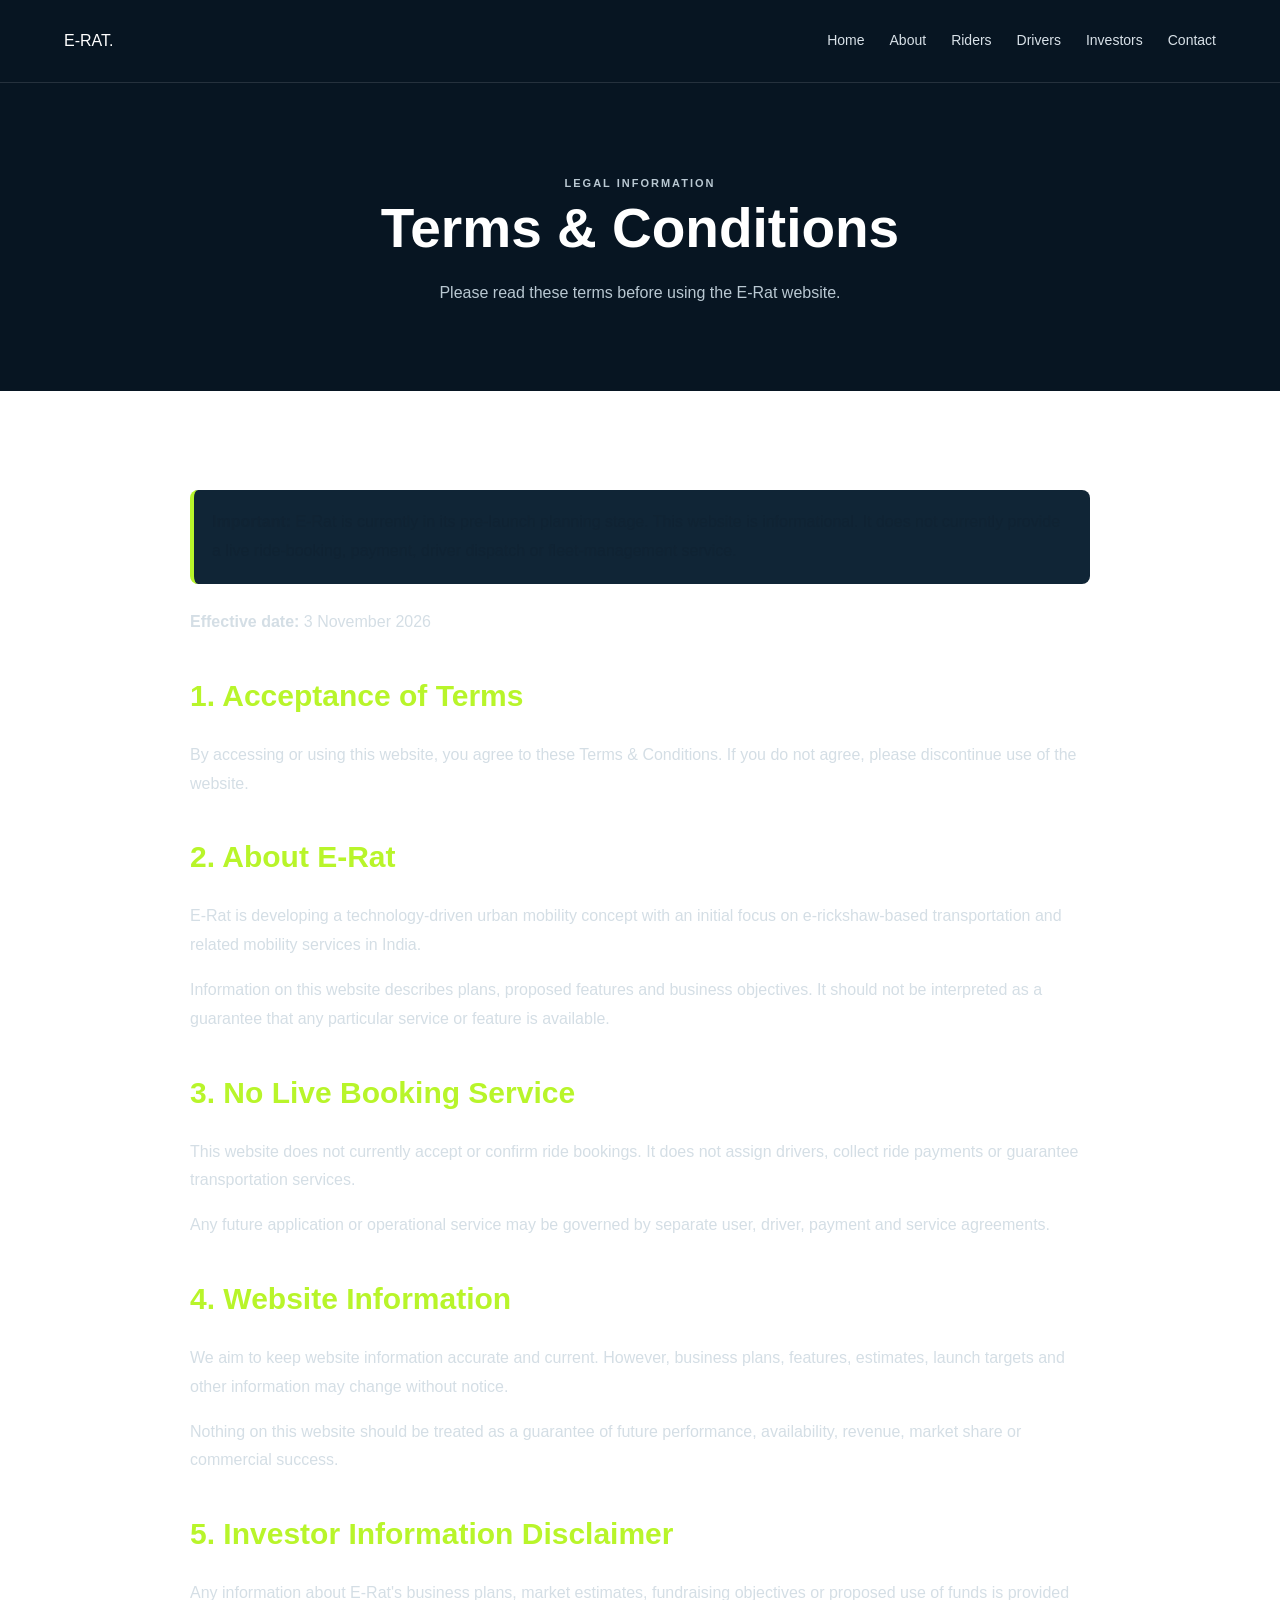
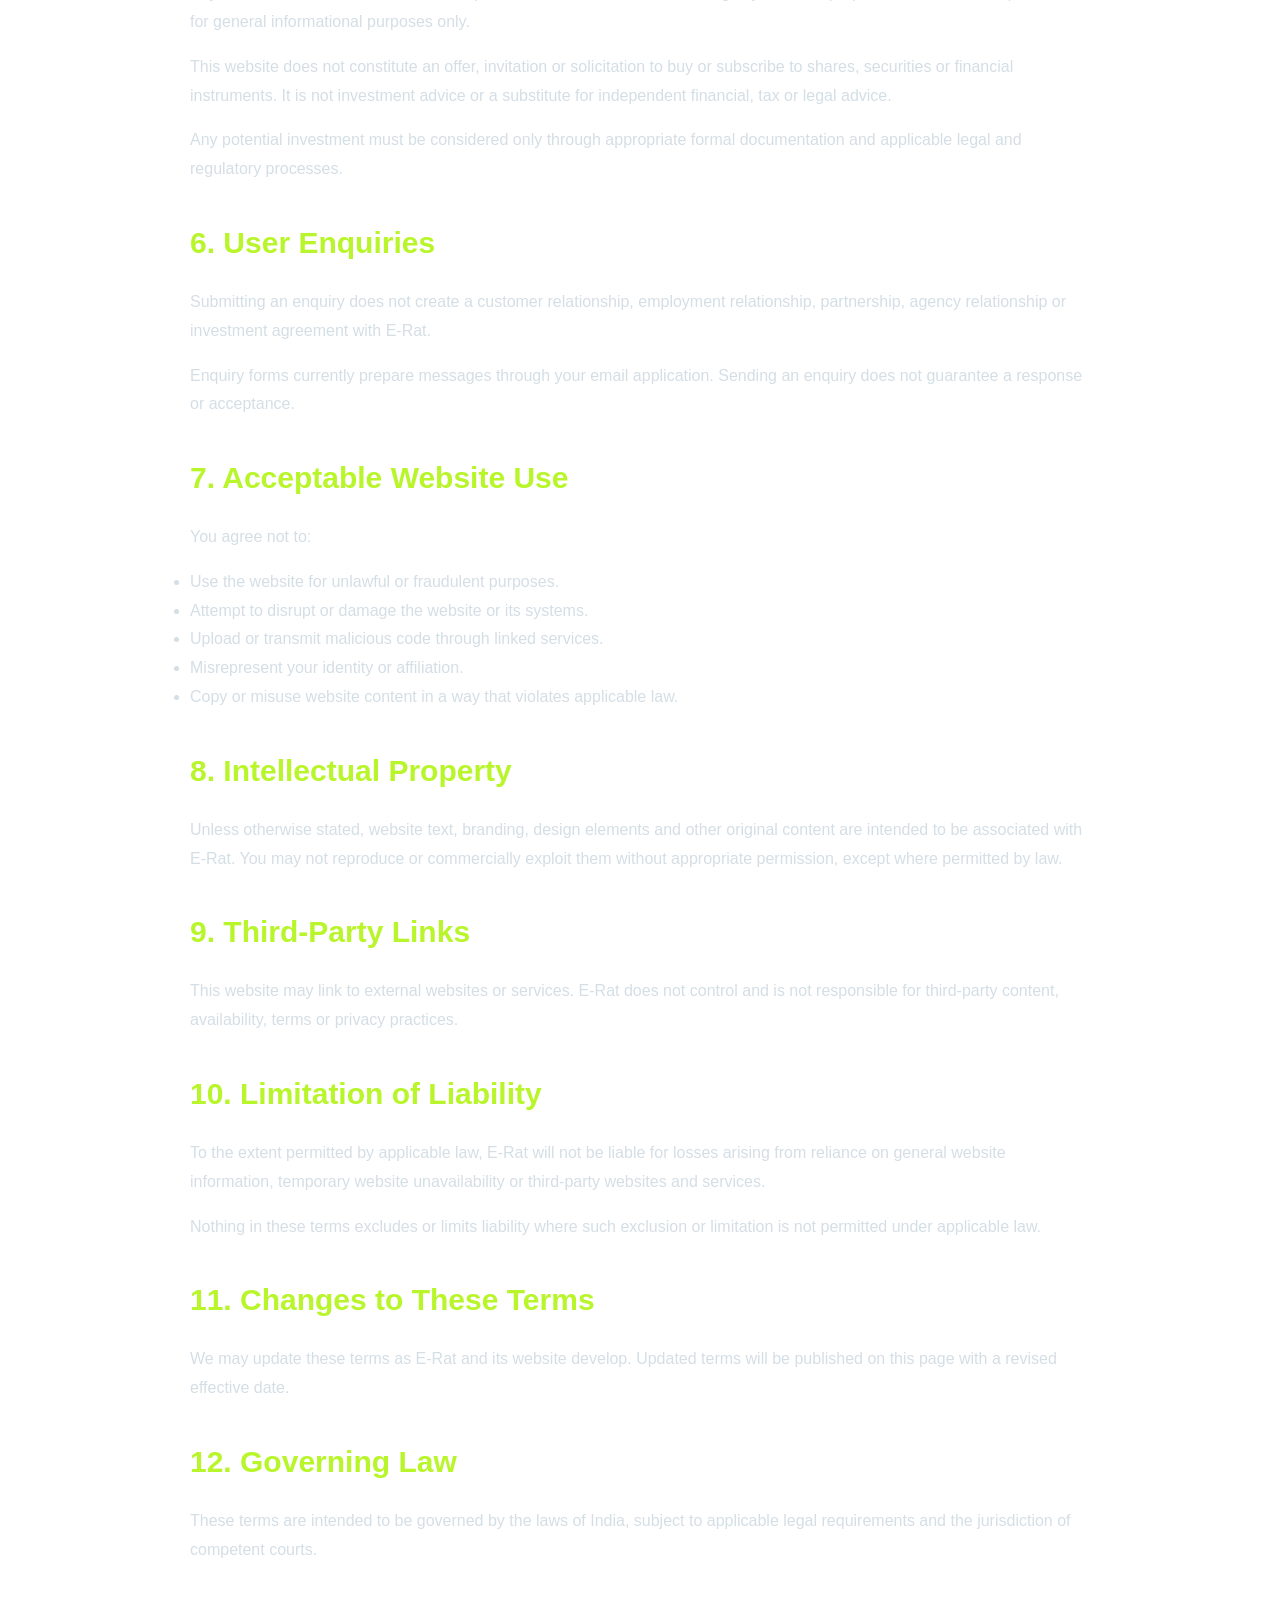
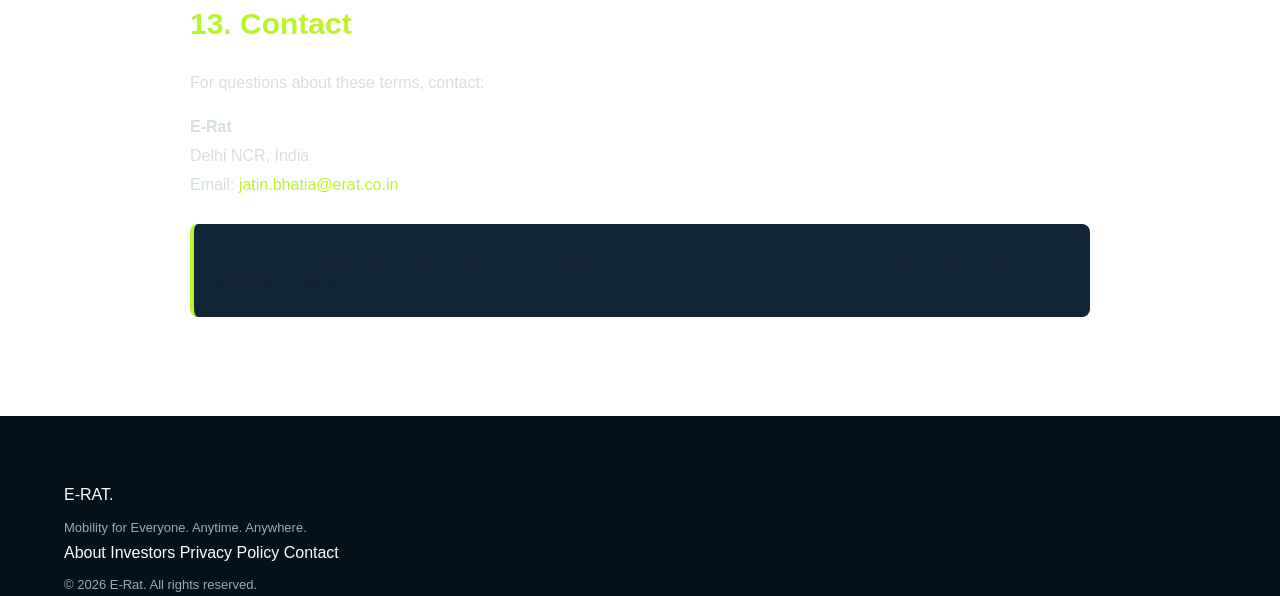
<file: terms.html>
<!DOCTYPE html>
<html lang="en">
<head>
  <meta charset="UTF-8">
  <meta name="viewport" content="width=device-width, initial-scale=1.0">
  <meta name="description" content="Read the website terms and conditions for E-Rat.">
  <title>Terms & Conditions | E-Rat</title>
  <link rel="stylesheet" href="css/style.css">
  <style>
    .legal-content {
      max-width: 900px;
      margin: auto;
      line-height: 1.8;
    }
    .legal-content h2 {
      color: #B8F52A;
      margin-top: 32px;
    }
    .legal-content p, .legal-content li {
      color: #d4dee5;
    }
    .legal-content a { color: #B8F52A; }
    .legal-content .notice {
      background: #102536;
      border-left: 4px solid #B8F52A;
      padding: 18px;
      border-radius: 8px;
      margin: 24px 0;
    }
  </style>
</head>

<body>

<header class="site-header">
  <div class="container nav-container">
    <a href="index.html" class="logo">E-RAT<span>.</span></a>
    <button class="menu-toggle" aria-label="Toggle navigation">☰</button>
    <nav class="main-nav">
      <a href="index.html">Home</a>
      <a href="about.html">About</a>
      <a href="riders.html">Riders</a>
      <a href="drivers.html">Drivers</a>
      <a href="investors.html">Investors</a>
      <a href="contact.html">Contact</a>
    </nav>
  </div>
</header>

<main>
  <section class="page-hero">
    <div class="container">
      <p class="eyebrow">LEGAL INFORMATION</p>
      <h1>Terms & Conditions</h1>
      <p>Please read these terms before using the E-Rat website.</p>
    </div>
  </section>

  <section class="content-section">
    <div class="container legal-content">

      <div class="notice">
        <strong>Important:</strong>
        E-Rat is currently in its pre-launch planning stage.
        This website is informational. It does not currently provide
        a live ride-booking, payment, driver dispatch or fleet-management
        service.
      </div>

      <p><strong>Effective date:</strong> 3 November 2026</p>

      <h2>1. Acceptance of Terms</h2>
      <p>
        By accessing or using this website, you agree to these Terms
        & Conditions. If you do not agree, please discontinue use of
        the website.
      </p>

      <h2>2. About E-Rat</h2>
      <p>
        E-Rat is developing a technology-driven urban mobility concept
        with an initial focus on e-rickshaw-based transportation and
        related mobility services in India.
      </p>
      <p>
        Information on this website describes plans, proposed features
        and business objectives. It should not be interpreted as a
        guarantee that any particular service or feature is available.
      </p>

      <h2>3. No Live Booking Service</h2>
      <p>
        This website does not currently accept or confirm ride bookings.
        It does not assign drivers, collect ride payments or guarantee
        transportation services.
      </p>
      <p>
        Any future application or operational service may be governed
        by separate user, driver, payment and service agreements.
      </p>

      <h2>4. Website Information</h2>
      <p>
        We aim to keep website information accurate and current.
        However, business plans, features, estimates, launch targets
        and other information may change without notice.
      </p>
      <p>
        Nothing on this website should be treated as a guarantee of
        future performance, availability, revenue, market share or
        commercial success.
      </p>

      <h2>5. Investor Information Disclaimer</h2>
      <p>
        Any information about E-Rat's business plans, market estimates,
        fundraising objectives or proposed use of funds is provided
        for general informational purposes only.
      </p>
      <p>
        This website does not constitute an offer, invitation or
        solicitation to buy or subscribe to shares, securities or
        financial instruments. It is not investment advice or a
        substitute for independent financial, tax or legal advice.
      </p>
      <p>
        Any potential investment must be considered only through
        appropriate formal documentation and applicable legal and
        regulatory processes.
      </p>

      <h2>6. User Enquiries</h2>
      <p>
        Submitting an enquiry does not create a customer relationship,
        employment relationship, partnership, agency relationship
        or investment agreement with E-Rat.
      </p>
      <p>
        Enquiry forms currently prepare messages through your email
        application. Sending an enquiry does not guarantee a response
        or acceptance.
      </p>

      <h2>7. Acceptable Website Use</h2>
      <p>You agree not to:</p>
      <ul>
        <li>Use the website for unlawful or fraudulent purposes.</li>
        <li>Attempt to disrupt or damage the website or its systems.</li>
        <li>Upload or transmit malicious code through linked services.</li>
        <li>Misrepresent your identity or affiliation.</li>
        <li>Copy or misuse website content in a way that violates applicable law.</li>
      </ul>

      <h2>8. Intellectual Property</h2>
      <p>
        Unless otherwise stated, website text, branding, design elements
        and other original content are intended to be associated with
        E-Rat. You may not reproduce or commercially exploit them without
        appropriate permission, except where permitted by law.
      </p>

      <h2>9. Third-Party Links</h2>
      <p>
        This website may link to external websites or services.
        E-Rat does not control and is not responsible for third-party
        content, availability, terms or privacy practices.
      </p>

      <h2>10. Limitation of Liability</h2>
      <p>
        To the extent permitted by applicable law, E-Rat will not be
        liable for losses arising from reliance on general website
        information, temporary website unavailability or third-party
        websites and services.
      </p>
      <p>
        Nothing in these terms excludes or limits liability where such
        exclusion or limitation is not permitted under applicable law.
      </p>

      <h2>11. Changes to These Terms</h2>
      <p>
        We may update these terms as E-Rat and its website develop.
        Updated terms will be published on this page with a revised
        effective date.
      </p>

      <h2>12. Governing Law</h2>
      <p>
        These terms are intended to be governed by the laws of India,
        subject to applicable legal requirements and the jurisdiction
        of competent courts.
      </p>

      <h2>13. Contact</h2>
      <p>
        For questions about these terms, contact:
      </p>
      <p>
        <strong>E-Rat</strong><br>
        Delhi NCR, India<br>
        Email:
        <a href="mailto:jatin.bhatia@erat.co.in">jatin.bhatia@erat.co.in</a>
      </p>

      <div class="notice">
        This is a preliminary website terms template, not legal advice.
        Have a qualified Indian lawyer review it before relying on it
        as E-Rat's final terms.
      </div>

    </div>
  </section>
</main>

<footer class="site-footer">
  <div class="container footer-content">
    <div>
      <a href="index.html" class="logo">E-RAT<span>.</span></a>
      <p>Mobility for Everyone. Anytime. Anywhere.</p>
    </div>
    <div class="footer-links">
      <a href="about.html">About</a>
      <a href="investors.html">Investors</a>
      <a href="privacy.html">Privacy Policy</a>
      <a href="contact.html">Contact</a>
    </div>
    <p class="copyright">© 2026 E-Rat. All rights reserved.</p>
  </div>
</footer>

<script src="js/script.js"></script>
</body>
</html>
</file>
<file: css/style.css>
:root {
  --navy: #071522;
  --navy-light: #102638;
  --green: #B8F52A;
  --white: #FFFFFF;
  --muted: #AAB8C5;
  --border: rgba(255,255,255,0.12);
  --background: #F5F8FA;
  --dark-text: #102333;
}

* {
  margin: 0;
  padding: 0;
  box-sizing: border-box;
}

html {
  scroll-behavior: smooth;
}

body {
  font-family: Arial, Helvetica, sans-serif;
  color: var(--dark-text);
  background: var(--white);
  line-height: 1.7;
}

a {
  text-decoration: none;
  color: inherit;
}

button {
  font: inherit;
  cursor: pointer;
}

.container {
  width: min(1160px, 90%);
  margin: auto;
}

/* HEADER */

.site-header {
  background: var(--navy);
  color: var(--white);
  border-bottom: 1px solid var(--border);
  position: sticky;
  top: 0;
  z-index: 1000;
}

.nav-container {
  min-height: 82px;
  display: flex;
  align-items: center;
  justify-content: space-between;
  gap: 25px;
}

.brand {
  display: inline-flex;
  align-items: center;
  gap: 10px;
  font-size: 23px;
  font-weight: 800;
  letter-spacing: 2px;
  color: var(--white);
}

.brand-mark {
  width: 37px;
  height: 37px;
  display: grid;
  place-items: center;
  background: var(--green);
  color: var(--navy);
  border-radius: 9px;
  font-weight: 900;
}

.main-nav {
  display: flex;
  align-items: center;
  gap: 25px;
}

.main-nav a {
  color: #D8E1E8;
  font-size: 14px;
  transition: color 0.2s ease;
}

.main-nav a:hover {
  color: var(--green);
}

.nav-actions {
  display: flex;
  align-items: center;
  gap: 15px;
}

.language-btn {
  background: transparent;
  border: 1px solid var(--border);
  color: var(--white);
  padding: 8px 12px;
  border-radius: 6px;
}

.menu-toggle {
  display: none;
  background: transparent;
  border: 0;
  color: var(--white);
  font-size: 26px;
}

/* BUTTONS */

.btn {
  display: inline-flex;
  justify-content: center;
  align-items: center;
  padding: 13px 23px;
  background: var(--green);
  color: var(--navy);
  font-size: 14px;
  font-weight: 800;
  border: 1px solid var(--green);
  border-radius: 7px;
  transition: 0.2s ease;
}

.btn:hover {
  transform: translateY(-2px);
  background: #CBFF55;
}

.btn-small {
  padding: 10px 16px;
}

.btn-outline {
  background: transparent;
  border-color: rgba(255,255,255,0.4);
  color: var(--white);
}

.btn-outline:hover {
  background: rgba(255,255,255,0.1);
  color: var(--white);
}

.text-link {
  display: inline-block;
  margin-top: 14px;
  color: #456B00;
  font-weight: 800;
}

/* HERO */

.hero-section {
  background:
    radial-gradient(circle at 80% 20%, #173B42 0, transparent 35%),
    var(--navy);
  color: var(--white);
  padding: 100px 0;
  overflow: hidden;
}

.hero-grid {
  display: grid;
  grid-template-columns: 1.1fr 0.9fr;
  align-items: center;
  gap: 65px;
}

.eyebrow {
  display: inline-block;
  color: #789F20;
  font-size: 11px;
  font-weight: 900;
  letter-spacing: 2px;
  margin-bottom: 18px;
}

.hero-section .eyebrow,
.cta-section .eyebrow {
  color: var(--green);
}

.hero-content h1 {
  font-size: clamp(42px, 5.5vw, 68px);
  line-height: 1.12;
  letter-spacing: -2px;
  margin-bottom: 25px;
}

.hero-content h1 span {
  display: block;
  color: var(--green);
}

.hero-content > p {
  max-width: 570px;
  color: #C0CDD6;
  font-size: 17px;
  margin-bottom: 30px;
}

.hero-buttons {
  display: flex;
  flex-wrap: wrap;
  gap: 14px;
}

.hero-status {
  margin-top: 28px;
  color: #B5C5CF;
  font-size: 13px;
}

.status-dot {
  display: inline-block;
  width: 8px;
  height: 8px;
  background: var(--green);
  border-radius: 50%;
  margin-right: 8px;
}

.hero-visual {
  display: flex;
  justify-content: center;
}

.visual-card {
  width: 100%;
  max-width: 420px;
  min-height: 390px;
  padding: 38px;
  border: 1px solid rgba(255,255,255,0.17);
  border-radius: 20px;
  background: linear-gradient(145deg, #163348, #0B1B29);
  box-shadow: 0 30px 80px rgba(0,0,0,0.25);
  position: relative;
}

.visual-icon {
  width: 62px;
  height: 62px;
  display: grid;
  place-items: center;
  background: var(--green);
  color: var(--navy);
  border-radius: 16px;
  font-size: 30px;
  margin-bottom: 35px;
}

.visual-label {
  color: var(--green);
  font-size: 11px;
  letter-spacing: 2px;
  font-weight: 800;
}

.visual-card h2 {
  font-size: 35px;
  line-height: 1.2;
  margin: 15px 0;
}

.visual-card p {
  color: #B7C7D2;
  font-size: 14px;
}

.visual-line {
  height: 3px;
  width: 100%;
  background: linear-gradient(90deg, var(--green), transparent);
  margin-top: 45px;
}

.visual-bottom {
  display: flex;
  justify-content: space-between;
  margin-top: 18px;
  color: #A9BAC5;
  font-size: 11px;
  letter-spacing: 2px;
}

/* SECTION HEADINGS */

.section-heading {
  text-align: center;
  max-width: 680px;
  margin: 0 auto 45px;
}

.section-heading h2,
.intro-grid h2 {
  font-size: clamp(29px, 4vw, 42px);
  line-height: 1.2;
  color: var(--navy);
  margin-bottom: 15px;
}

.section-heading p {
  color: #657482;
}

/* AUDIENCE */

.audience-section {
  padding: 95px 0;
  background: var(--background);
}

.audience-grid {
  display: grid;
  grid-template-columns: repeat(3, 1fr);
  gap: 22px;
}

.audience-card {
  background: var(--white);
  border: 1px solid #E5EBEF;
  border-radius: 13px;
  padding: 32px;
  transition: 0.25s ease;
}

.audience-card:hover {
  transform: translateY(-6px);
  border-color: var(--green);
  box-shadow: 0 18px 40px rgba(7,21,34,0.08);
}

.card-icon {
  font-size: 32px;
}

.audience-card h3 {
  color: var(--navy);
  font-size: 21px;
  margin: 18px 0 10px;
}

.audience-card p {
  color: #6B7884;
  font-size: 14px;
  min-height: 72px;
}

.card-link {
  display: inline-block;
  color: #557D08;
  font-weight: 800;
  font-size: 13px;
  margin-top: 20px;
}

/* INTRO */

.intro-section {
  padding: 95px 0;
}

.intro-grid {
  display: grid;
  grid-template-columns: 1fr 1fr;
  gap: 70px;
  align-items: center;
}

.intro-grid p {
  color: #667684;
  margin-bottom: 15px;
}

/* FEATURES */

.features-section {
  background: var(--background);
  padding: 95px 0;
}

.features-grid {
  display: grid;
  grid-template-columns: repeat(4, 1fr);
  gap: 18px;
}

.feature-card {
  background: var(--white);
  border: 1px solid #E5EBEF;
  padding: 28px 23px;
  border-radius: 11px;
}

.feature-card > span {
  color: #719D13;
  font-weight: 900;
  font-size: 13px;
}

.feature-card h3 {
  color: var(--navy);
  font-size: 18px;
  margin: 17px 0 10px;
}

.feature-card p {
  color: #6D7A86;
  font-size: 13px;
}

.disclaimer {
  color: #788691;
  font-size: 12px;
  margin-top: 25px;
  text-align: center;
}

/* NUMBERS */

.numbers-section {
  padding: 95px 0;
}

.numbers-grid {
  display: grid;
  grid-template-columns: repeat(4, 1fr);
  gap: 18px;
}

.number-card {
  text-align: center;
  padding: 30px 15px;
  background: var(--navy);
  border-radius: 11px;
  color: var(--white);
}

.number-card strong {
  display: block;
  font-size: 29px;
  color: var(--green);
  margin-bottom: 8px;
}

.number-card span {
  font-size: 13px;
  color: #C0CCD4;
}

/* CTA */

.cta-section {
  padding: 80px 0;
  background: var(--navy);
  color: var(--white);
  text-align: center;
}

.cta-box h2 {
  font-size: clamp(30px, 4vw, 43px);
  margin-bottom: 15px;
}

.cta-box p {
  max-width: 620px;
  margin: 0 auto 28px;
  color: #BCCAD3;
}

.cta-box .hero-buttons {
  justify-content: center;
}

/* FOOTER */

.site-footer {
  background: #04101A;
  color: var(--white);
  padding-top: 65px;
}

.footer-grid {
  display: grid;
  grid-template-columns: 1.5fr 1fr 1fr 1.3fr;
  gap: 35px;
  padding-bottom: 45px;
}

.footer-brand {
  margin-bottom: 15px;
}

.site-footer p {
  color: #9BAAB5;
  font-size: 13px;
  margin-top: 8px;
}

.footer-small {
  max-width: 260px;
}

.footer-grid h3 {
  color: var(--green);
  font-size: 14px;
  margin-bottom: 17px;
}

.footer-grid > div > a:not(.brand) {
  display: block;
  color: #B7C4CD;
  font-size: 13px;
  margin: 9px 0;
}

.footer-grid a:hover {
  color: var(--green);
}

.footer-bottom {
  border-top: 1px solid var(--border);
  padding: 18px 0;
  display: flex;
  justify-content: space-between;
  gap: 15px;
}

/* GENERAL INNER PAGE STYLES */

.page-hero {
  background: var(--navy);
  color: var(--white);
  padding: 85px 0;
  text-align: center;
}

.page-hero h1 {
  font-size: clamp(35px, 5vw, 55px);
  line-height: 1.2;
  margin-bottom: 18px;
}

.page-hero p {
  max-width: 700px;
  margin: auto;
  color: #B9C8D2;
}

.content-section {
  padding: 75px 0;
}

.content-section h2 {
  color: var(--navy);
  font-size: 30px;
  margin-bottom: 18px;
}

.content-section p {
  color: #657482;
  margin-bottom: 16px;
}

.content-grid {
  display: grid;
  grid-template-columns: repeat(2, 1fr);
  gap: 25px;
}

.content-card {
  border: 1px solid #E5EBEF;
  border-radius: 12px;
  padding: 28px;
  background: var(--white);
}

.content-card h3 {
  color: var(--navy);
  margin-bottom: 12px;
}

.form-box {
  max-width: 650px;
  margin: auto;
  background: var(--background);
  padding: 35px;
  border-radius: 12px;
}

.form-box label {
  display: block;
  font-size: 13px;
  font-weight: 700;
  margin: 15px 0 7px;
}

.form-box input,
.form-box textarea,
.form-box select {
  width: 100%;
  padding: 13px;
  border: 1px solid #D6E0E6;
  border-radius: 6px;
  font: inherit;
  background: var(--white);
}

.form-box textarea {
  min-height: 120px;
  resize: vertical;
}

/* RESPONSIVE */

@media (max-width: 950px) {
  .main-nav {
    gap: 13px;
  }

  .main-nav a {
    font-size: 12px;
  }

  .hero-grid {
    gap: 30px;
  }

  .features-grid {
    grid-template-columns: repeat(2, 1fr);
  }

  .footer-grid {
    grid-template-columns: repeat(2, 1fr);
  }
}

@media (max-width: 760px) {
  .nav-container {
    min-height: 70px;
  }

  .main-nav {
    display: none;
    position: absolute;
    top: 70px;
    left: 0;
    right: 0;
    background: var(--navy);
    padding: 20px 5%;
    flex-direction: column;
    align-items: flex-start;
    border-top: 1px solid var(--border);
  }

  .main-nav.active {
    display: flex;
  }

  .nav-actions {
    margin-left: auto;
  }

  .nav-actions .btn {
    display: none;
  }

  .menu-toggle {
    display: block;
  }

  .hero-section {
    padding: 70px 0;
  }

  .hero-grid,
  .intro-grid {
    grid-template-columns: 1fr;
  }

  .hero-visual {
    margin-top: 20px;
  }

  .audience-grid {
    grid-template-columns: 1fr;
  }

  .audience-card p {
    min-height: auto;
  }

  .numbers-grid {
    grid-template-columns: repeat(2, 1fr);
  }

  .content-grid {
    grid-template-columns: 1fr;
  }

  .footer-bottom {
    flex-direction: column;
  }
}

@media (max-width: 480px) {
  .container {
    width: 91%;
  }

  .hero-content h1 {
    font-size: 42px;
  }

  .hero-buttons {
    flex-direction: column;
  }

  .hero-buttons .btn {
    width: 100%;
  }

  .visual-card {
    padding: 25px;
    min-height: 340px;
  }

  .visual-card h2 {
    font-size: 29px;
  }

  .features-grid,
  .numbers-grid,
  .footer-grid {
    grid-template-columns: 1fr;
  }

  .audience-section,
  .intro-section,
  .features-section,
  .numbers-section {
    padding: 65px 0;
  }

  .form-box {
    padding: 22px;
  }
}
</file>
